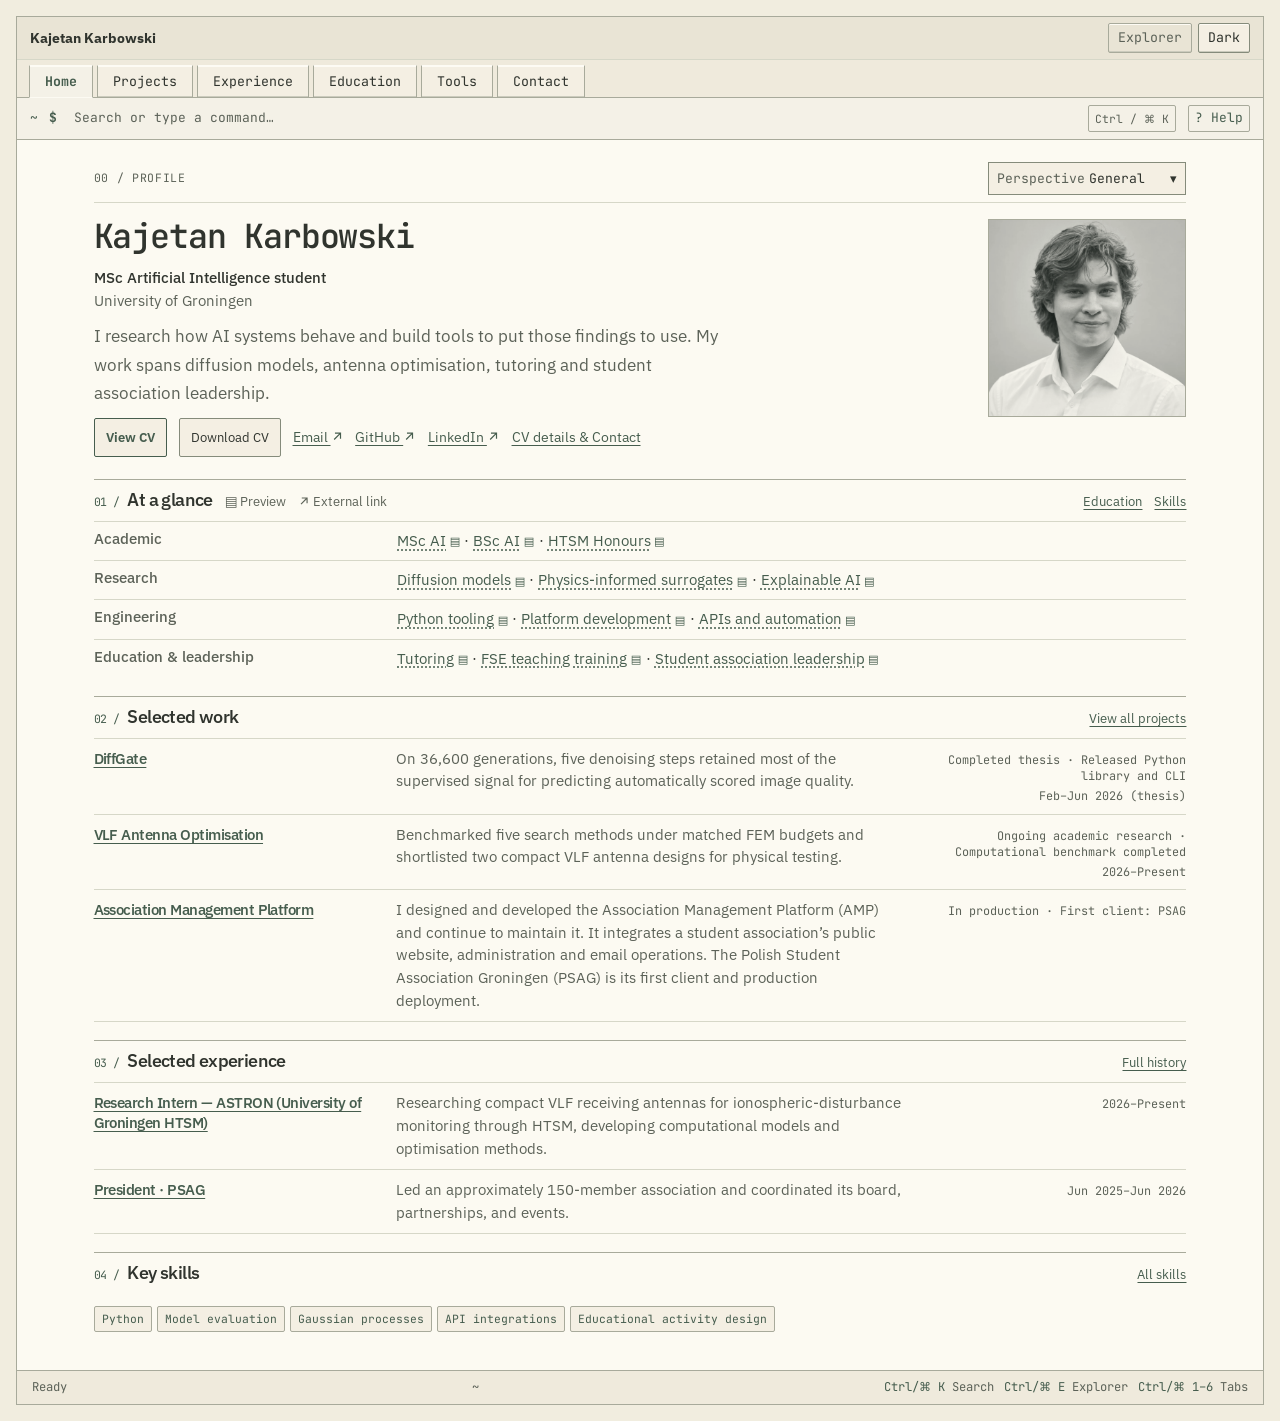
<file: index.html>
<!doctype html>
<html lang="en">
<head>
  <meta charset="utf-8">
  <meta name="viewport" content="width=device-width, initial-scale=1">
  <meta name="description" content="Kajetan Karbowski, MSc Artificial Intelligence student at the University of Groningen.">
  <title>Kajetan Karbowski</title>
  <link rel="icon" href="assets/favicon.svg" type="image/svg+xml">
  <link rel="stylesheet" href="portfolio.css?v=maintenance-1">
  <link rel="stylesheet" href="experiment.css?v=custom-perspectives-1">
  <script src="portfolio-content.js?v=maintenance-1" defer></script>
  <script src="portfolio.js?v=custom-perspectives-1" defer></script>
</head>
<body>
  <div class="portfolio" data-design="experimental" data-theme="light" data-cv-home>
    <a class="skip-link" href="#main">Skip to content</a>
    <div class="sheet dos-window">
      <header class="site-header">
        <div class="dos-banner">
          <a class="wordmark" href="./" data-page="home">Kajetan Karbowski</a>
          <div class="header-tools">
            <button type="button" class="command-key" id="outline-toggle" aria-label="Explorer" title="Explorer (Ctrl+E or Cmd+E)" aria-controls="outline" aria-expanded="false" aria-keyshortcuts="Control+E Meta+E">Explorer</button>
            <button type="button" id="theme-toggle" data-color="dark" aria-label="Use dark theme" hidden>Dark</button>
          </div>
        </div>
        <nav class="dos-tabs" aria-label="Primary">
          <a href="./" data-page="home" aria-current="page">Home</a>
          <a href="?section=projects" data-page="projects" aria-label="Projects">Projects</a>
          <a href="?section=experience" data-page="experience" aria-label="Experience"><span class="tab-full">Experience</span><span class="tab-short" aria-hidden="true">Exper.</span></a>
          <a href="?section=education" data-page="education" aria-label="Education"><span class="tab-full">Education</span><span class="tab-short" aria-hidden="true">Educ.</span></a>
          <a href="?section=tools" data-page="tools">Tools</a>
          <a href="?section=contact" data-page="contact">Contact</a>
        </nav>
        <div class="command-bar" id="command-bar">
          <form class="command-line" id="command-form" role="search">
            <span class="prompt" aria-hidden="true"><span id="prompt-path">~</span> <b>$</b></span>
            <div class="command-field">
              <input id="command-input" type="search" role="combobox" aria-label="Search tools, projects, skills, pages, or commands" aria-controls="command-results" aria-autocomplete="list" aria-expanded="false" aria-keyshortcuts="Control+K Meta+K" autocomplete="off" spellcheck="false" placeholder="Search or type a command…">
              <span id="command-feedback" class="command-feedback" aria-hidden="true" hidden></span>
            </div>
            <button type="button" class="command-key" id="search-toggle" aria-label="Toggle search" aria-controls="search-panel" aria-expanded="false" aria-keyshortcuts="Control+K Meta+K" hidden>Ctrl / ⌘ K</button>
            <button type="button" id="help-toggle" aria-label="Command help" aria-keyshortcuts="?" aria-controls="command-help" aria-expanded="false" hidden>? Help</button>
          </form>
          <div id="search-panel" class="search-panel" hidden>
            <div class="search-results" id="search-results">
              <p class="search-caption">Results</p>
              <ul id="command-results" role="listbox" aria-label="Search results"></ul>
              <p id="search-empty" hidden>No matches.</p>
            </div>
            <div class="search-preview" id="search-preview"></div>
            <div class="search-help" id="command-help" hidden>
              <h2>Command help</h2>
              <p>Type a name to search. Use ↑ ↓ to move, Enter to open, and Escape to close.</p>
              <dl>
                <dt>Navigate</dt><dd><code>cd tools</code>, <code>cd projects</code>, <code>cd experience</code>, <code>cd education</code>, <code>cd contact</code>. <code>cd skills</code> also opens Tools.</dd>
                <dt>Open an entry</dt><dd><code>open amp</code> for a project, <code>open tools/diffgate</code> for a tool.</dd>
                <dt>Change view</dt><dd><code>view ai-ml</code>, <code>view research</code>, <code>view software</code>, <code>view education</code>, <code>view general</code></dd>
                <dt>Filter projects</dt><dd><code>filter --tag python</code>, <code>filter --clear</code></dd>
                <dt>Shortcuts</dt><dd><kbd>Ctrl/⌘ K</kbd> toggles search, <kbd>Ctrl/⌘ E</kbd> toggles Explorer, and <kbd>?</kbd> toggles Help. Use <kbd>Ctrl/⌘ 1–6</kbd> for portfolio tabs, or <kbd>Ctrl+Shift+1–6</kbd> if the browser handles the first shortcut.</dd>
              </dl>
            </div>
            <div class="search-footer"><span id="search-count" aria-live="polite"></span><span>↑ ↓ Move · Enter Open · Esc Close</span></div>
          </div>
        </div>
      </header>

      <div class="dos-workspace">
        <aside class="outline" id="outline" hidden>
          <nav aria-label="Page outline">
            <p id="outline-path">~/</p>
            <ul id="outline-links"></ul>
          </nav>
          <div id="inspector-meta" hidden></div>
        </aside>
        <main class="dos-content" id="main" tabindex="-1">
          <nav class="return-links" aria-label="Return links" hidden>
            <a class="back-link" href="./" data-page="home"><span aria-hidden="true">←</span> Back to home</a>
            <a class="back-link" id="back-to-projects" href="?section=projects" data-page="projects" hidden>Back to projects</a>
          </nav>
          <div class="profile-toolbar">
            <span class="profile-label">00 / Profile</span>
            <div class="document-tools" hidden>
              <details id="perspective-menu">
                <summary><span class="perspective-label">Perspective</span> <span id="active-perspective">General</span> <span aria-hidden="true">▾</span></summary>
                <div role="group" aria-label="Perspective">
                  <button type="button" data-perspective="general" aria-pressed="true">General</button>
                  <button type="button" data-perspective="ai-ml" aria-pressed="false">AI &amp; ML</button>
                  <button type="button" data-perspective="research" aria-pressed="false">Research</button>
                  <button type="button" data-perspective="engineering" aria-pressed="false">Software</button>
                  <button type="button" data-perspective="teaching" aria-pressed="false">Education</button>
                </div>
              </details>
            </div>
          </div>
          <header class="hero" data-home>
            <div class="hero-copy">
              <div class="heading-row">
                <h1 id="cv-profile" tabindex="-1">Kajetan Karbowski</h1>
              </div>
              <div class="profile-visual">
                <picture class="portrait profile-portrait" id="portrait">
                  <source srcset="assets/profile_portrait_web.webp" type="image/webp">
                  <img src="assets/profile_portrait_web.jpg" width="1122" height="1402" alt="Kajetan Karbowski">
                </picture>
              </div>
              <div class="dossier-profile">
                <p class="dossier-degree">MSc Artificial Intelligence student <span>University of Groningen</span></p>
              </div>
              <p class="intro">I research how AI systems behave and build tools to put those findings to use. My work spans diffusion models, antenna optimisation, tutoring and student association leadership.</p>
              <nav id="cv-actions" aria-label="CV and professional links" hidden></nav>
            </div>
          </header>

          <section id="cv-glance" class="cv-section" aria-labelledby="cv-glance-title" data-outline="At a glance">
            <header class="cv-section-heading">
              <h2 id="cv-glance-title"><span class="section-number" aria-hidden="true">01 /</span> At a glance</h2>
              <p id="cv-preview-hint" class="cv-preview-hint" hidden><span><span aria-hidden="true">▤</span> Preview</span><span><svg class="external-icon" viewBox="0 0 16 16" aria-hidden="true" focusable="false"><path d="M4 12 12 4M5 4h7v7"/></svg> External<span class="glance-full"> link</span></span></p>
              <nav aria-label="Academic and skills details">
                <a href="?section=education" data-page="education" aria-label="Education"><span class="glance-full">Education</span><span class="glance-short" aria-hidden="true">Edu.</span></a>
                <a href="?section=tools#technical-skills" data-page="tools" data-anchor="technical-skills">Skills</a>
              </nav>
            </header>
            <dl class="cv-facts">
              <div><dt>Academic</dt><dd><span data-cv-source="education:msc-ai">MSc AI</span> · <span data-cv-source="education:bsc-ai">BSc AI</span> · <span data-cv-source="education:htsm">HTSM Honours</span></dd></div>
              <div><dt>Research</dt><dd><span data-cv-source="project:diffgate">Diffusion models</span> · <span data-cv-source="project:vlf-antenna">Physics-informed surrogates</span> · <span data-cv-source="project:xai-face-clustering">Explainable AI</span></dd></div>
              <div><dt>Engineering</dt><dd><span data-cv-source="project:diffgate">Python tooling</span> · <span data-cv-source="project:amp">Platform development</span> · <span data-cv-source="project:ai-intake-automation">APIs and automation</span></dd></div>
              <div><dt>Education &amp; leadership</dt><dd><span data-cv-source="experience:private-tutoring">Tutoring</span> · <span data-cv-source="education:ta-training">FSE teaching training</span> · <span data-cv-source="experience:psag-president">Student association leadership</span></dd></div>
            </dl>
          </section>

          <div class="filters" id="filters" hidden>
            <span>Filter</span>
            <button type="button" id="clear-filter">Clear filter</button>
            <span id="filter-count"></span>
          </div>
          <div id="section-content"></div>
          <div id="cv-preview" popover hidden role="region" aria-labelledby="cv-preview-title"></div>
        </main>
      </div>

      <footer class="dos-status">
        <span id="status" role="status" aria-live="polite" aria-atomic="true">Ready</span>
        <span id="status-path" aria-hidden="true">~</span>
        <span class="status-shortcuts"><span><kbd>Ctrl/⌘ K</kbd> Search</span><span id="explorer-shortcut" hidden><kbd>Ctrl/⌘ E</kbd> Explorer</span><span><kbd>Ctrl/⌘ 1–6</kbd> Tabs</span></span>
      </footer>
    </div>

  </div>
</body>
</html>
</file>
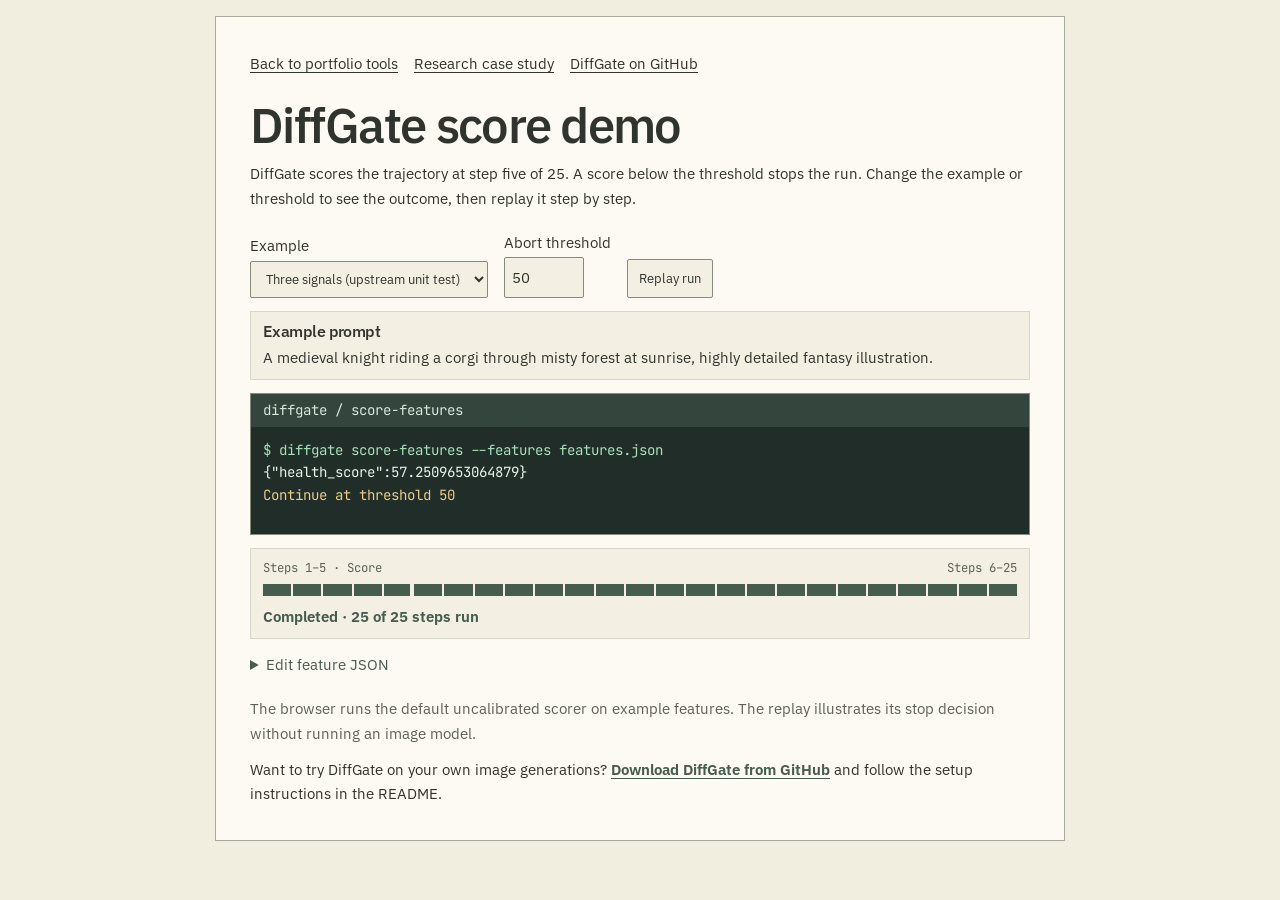
<file: tools/diffgate/index.html>
<!doctype html>
<html lang="en">
<head>
  <meta charset="utf-8">
  <meta name="viewport" content="width=device-width, initial-scale=1">
  <meta name="description" content="Score early diffusion trajectory features with DiffGate’s default training-free rule.">
  <title>DiffGate Score Demo · Kajetan Karbowski</title>
  <link rel="icon" href="../../assets/favicon.svg" type="image/svg+xml">
  <link rel="stylesheet" href="../../portfolio.css?v=maintenance-1">
  <link rel="stylesheet" href="../../experiment.css?v=maintenance-1">
  <link rel="stylesheet" href="demo.css?v=prompt-outcome">
  <script type="module" src="demo.mjs?v=custom-perspectives-1"></script>
</head>
<body>
  <div class="portfolio" data-design="experimental" data-theme="light">
    <main class="demo dos-window">
      <nav class="demo-nav" aria-label="DiffGate links">
        <a href="../../?section=tools#tool-diffgate" data-return>Back to portfolio tools</a>
        <a href="../../?section=projects&amp;project=diffgate" data-return>Research case study</a>
        <a href="https://github.com/karbolak/DiffGate">DiffGate on GitHub</a>
      </nav>
      <h1>DiffGate score demo</h1>
      <p>DiffGate scores the trajectory at step five of 25. A score below the threshold stops the run. Change the example or threshold to see the outcome, then replay it step by step.</p>
      <form id="scoring">
        <div class="scoring-controls">
          <label for="example">Example
            <select id="example" disabled></select>
          </label>
          <label for="threshold">Abort threshold
            <input id="threshold" type="number" min="0" max="100" value="50" step="any" required>
          </label>
          <button type="submit" disabled>Replay run</button>
        </div>
        <section class="demo-prompt" aria-labelledby="example-prompt-heading">
          <h2 id="example-prompt-heading">Example prompt</h2>
          <p>A medieval knight riding a corgi through misty forest at sunrise, highly detailed fantasy illustration.</p>
        </section>
        <div id="terminal" class="demo-terminal" role="group" aria-label="DiffGate CLI walkthrough">
          <p class="terminal-bar">diffgate / score-features</p>
          <div class="terminal-body">
            <code id="terminal-command" aria-hidden="true">$ diffgate score-features --features features.json</code>
            <output id="result" for="features threshold" aria-live="polite"><span id="cli-output"></span><span id="terminal-decision"></span></output>
          </div>
        </div>
        <div class="demo-steps">
          <div class="step-labels" aria-hidden="true"><span>Steps 1–5 · Score</span><span>Steps 6–25</span></div>
          <div id="step-strip" aria-hidden="true"></div>
          <p id="step-summary"></p>
        </div>
        <section id="replay-outcome" class="demo-outcome" aria-label="Replay outcome" hidden>
          <div id="replay-abort" hidden>
            <h2>Aborted at step 5</h2>
            <p>The score fell below the quality threshold. Try another example or lower the threshold.</p>
          </div>
          <figure id="replay-image" hidden>
            <h2>Run completed</h2>
            <img src="../../assets/research/diffgate/knight-and-corgi.webp" width="760" height="760" loading="lazy" alt="An armoured knight rides a corgi through a misty forest in warm sunrise light.">
            <figcaption>Illustrative output from the BSc thesis defence slides.</figcaption>
          </figure>
        </section>
        <details id="feature-editor">
          <summary>Edit feature JSON</summary>
          <label for="features">Prefix features (JSON)</label>
          <textarea id="features" rows="7" maxlength="16000" spellcheck="false"></textarea>
        </details>
      </form>
      <p class="demo-note">The browser runs the default uncalibrated scorer on example features. The replay illustrates its stop decision without running an image model.</p>
      <p class="demo-next">Want to try DiffGate on your own image generations? <a href="https://github.com/karbolak/DiffGate">Download DiffGate from GitHub</a> and follow the setup instructions in the README.</p>
    </main>
  </div>
</body>
</html>
</file>
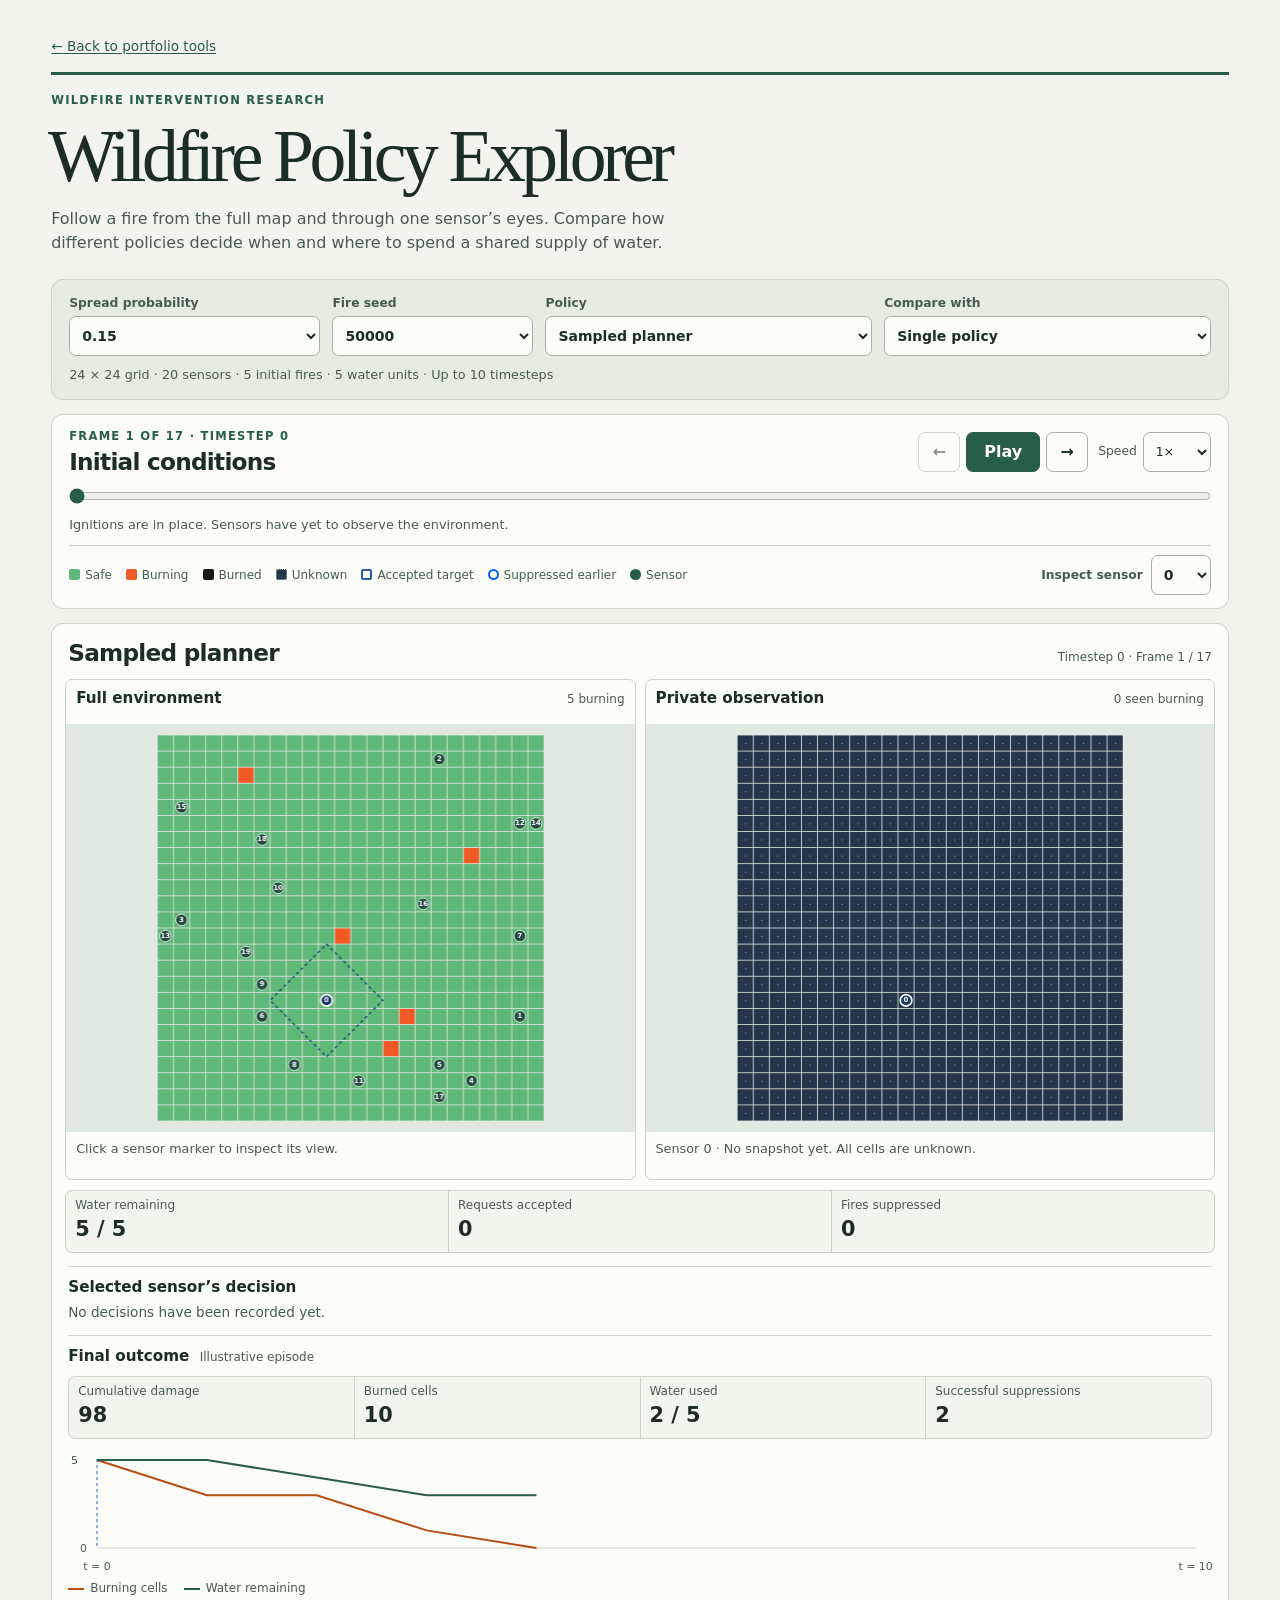
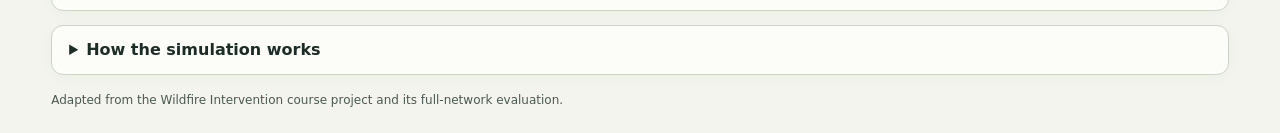
<file: tools/wildfire/index.html>
<!doctype html>
<html lang="en">
<head>
  <meta charset="utf-8">
  <meta name="viewport" content="width=device-width, initial-scale=1">
  <meta name="description" content="Explore saved wildfire simulations and compare how policies act on partial observations with a shared water budget.">
  <title>Wildfire Policy Explorer</title>
  <link rel="icon" href="data:,">
  <link rel="stylesheet" href="./viewer.css">
  <script src="./viewer.js?v=custom-perspectives-1" defer></script>
</head>
<body>
<main class="shell">
  <nav class="portfolio-return" aria-label="Portfolio">
    <a id="portfolio-return" href="../../?section=tools#tool-wildfire"><span aria-hidden="true">←</span> Back to portfolio tools</a>
  </nav>
  <header class="header">
    <p class="eyebrow">Wildfire intervention research</p>
    <h1>Wildfire Policy Explorer</h1>
    <p class="subtitle">Follow a fire from the full map and through one sensor’s eyes. Compare how different policies decide when and where to spend a shared supply of water.</p>
  </header>

  <section class="configuration card" aria-label="Episode selection">
    <div class="primary-controls">
      <label>Spread probability<select id="scenario" disabled></select></label>
      <label>Fire seed<select id="seed" disabled></select></label>
      <label>Policy<select id="policy" disabled></select></label>
      <label>Compare with<select id="compare" disabled><option value="">Single policy</option></select></label>
    </div>
    <p id="scenario-details" class="map-note" hidden></p>
    <p id="status" class="map-note" role="status">Loading the replay catalogue…</p>
    <p id="error" class="error" role="alert" hidden></p>
  </section>

  <noscript><p class="error">Enable JavaScript to inspect the saved replays.</p></noscript>

  <section id="replay" class="replay card" aria-label="Replay controls and map legend" hidden>
    <div class="replay-top">
      <div>
        <p id="clock" class="eyebrow"></p>
        <h2 id="phase-title"></h2>
      </div>
      <div class="playback">
        <button id="previous" type="button" aria-label="Previous frame">←</button>
        <button id="play" type="button" class="primary">Play</button>
        <button id="next" type="button" aria-label="Next frame">→</button>
        <label class="speed-label">Speed
          <select id="speed"><option value="1200">0.5×</option><option value="600" selected>1×</option><option value="300">2×</option><option value="240">2.5×</option></select>
        </label>
      </div>
    </div>
    <label class="sr-only" for="timeline">Replay frame</label>
    <input id="timeline" type="range" min="0" max="0" value="0" aria-describedby="clock">
    <p id="phase-description" class="phase-description"></p>
    <div class="replay-bottom">
      <div class="legend" aria-label="Map legend">
        <span><i class="safe"></i>Safe</span>
        <span><i class="fire"></i>Burning</span>
        <span><i class="burned"></i>Burned</span>
        <span><i class="unknown"></i>Unknown</span>
        <span><i class="target"></i>Accepted target</span>
        <span><i class="suppressed"></i>Suppressed earlier</span>
        <span><i class="sensor"></i>Sensor</span>
      </div>
      <label class="sensor-select">Inspect sensor<select id="sensor"></select></label>
    </div>
  </section>

  <div id="episodes" class="episodes" aria-label="Policy replays"></div>

  <template id="episode-template">
    <article class="episode card">
      <div class="episode-heading">
        <h2 class="policy-title"></h2>
        <p class="position"></p>
      </div>
      <div class="workspace">
        <section class="map-card">
          <div class="card-heading"><h3>Full environment</h3><span class="map-count burning"></span></div>
          <canvas class="world" role="img"></canvas>
          <p class="map-note">Click a sensor marker to inspect its view.</p>
        </section>
        <section class="map-card">
          <div class="card-heading"><h3>Private observation</h3><span class="map-count known"></span></div>
          <canvas class="private" role="img"></canvas>
          <p class="map-note observation"></p>
        </section>
      </div>
      <dl class="stats">
        <div><dt>Water remaining</dt><dd class="water"></dd></div>
        <div><dt>Requests accepted</dt><dd class="targets"></dd></div>
        <div><dt>Fires suppressed</dt><dd class="suppressed-now"></dd></div>
      </dl>
      <section class="decision">
        <h3>Selected sensor’s decision</h3>
        <p class="decision-text"></p>
        <details class="requests"><summary>All recorded decisions</summary>
          <div class="table-wrap" tabindex="0" role="region" aria-label="Recorded sensor decisions">
            <table>
              <thead><tr><th scope="col">Sensor</th><th scope="col">Action</th><th scope="col">Target (x, y)</th><th scope="col">Accepted</th></tr></thead>
              <tbody></tbody>
            </table>
          </div>
        </details>
      </section>
      <section class="outcome">
        <h3>Final outcome <span>Illustrative episode</span></h3>
        <dl class="stats final-stats">
          <div><dt>Cumulative damage</dt><dd class="damage"></dd></div>
          <div><dt>Burned cells</dt><dd class="burned-final"></dd></div>
          <div><dt>Water used</dt><dd class="water-used"></dd></div>
          <div><dt>Successful suppressions</dt><dd class="successes"></dd></div>
        </dl>
        <div class="chart-card">
          <svg class="chart" role="img" aria-label="Burning cells and remaining water over completed simulation timesteps"></svg>
          <p class="chart-key"><span class="fire-line">Burning cells</span><span class="budget-line">Water remaining</span></p>
        </div>
      </section>
    </article>
  </template>

  <details class="method card">
    <summary>How the simulation works</summary>
    <div>
      <p><strong>Decide now or save water for later.</strong> Wildfire containment is a sequence of decisions. An intervention now can slow future spread, but each accepted request spends a unit from the episode’s shared water budget. Sensors decide independently without messages. The simulator accepts unique targets in sensor ID order until the water runs out. An accepted request costs water even if its target is safe or the suppression fails.</p>
      <p><strong>Each sensor sees only part of the map.</strong> The full map shows the simulator’s actual state. A private map shows the last recorded observation for the selected sensor. Dotted cells are unknown to that sensor. The first decision happens before any observation. Later decisions use a local fire signal, whether water remains, and, where the policy uses memory, the sensor’s own past actions and signals.</p>
      <p><strong>Compare policies under the same conditions.</strong> A matching seed starts both policies with the same ignitions and uses the same simulator seed schedule. Interventions can change how fire unfolds. The reactive policy targets the nearest observed fire when water is available. Local greedy ranks visible fires by nearby safe and unknown cells. The GRU is a recurrent policy loaded from saved replicate 0. The sampled planner adapts ideas from oSarsaSeq using Monte Carlo rollouts. It omits the original method’s exact backups and optimality guarantees. At spread 0.15 and 0.30, the saved planner retained its reactive initialization. <a href="https://doi.org/10.1609/aaai.v39i22.34494">Peralez et al., AAAI 2025</a></p>
      <p><strong>Episode outcomes are examples.</strong> The wider evaluation used 100 held-out seeds per spread setting and three trained GRU replicates. This explorer shows three of those seeds and one GRU replicate. Cumulative damage adds burning and burned cells after each step through the configured horizon. If the fire ends early, the final damage count carries forward for the remaining steps.</p>
      <p><strong>Model limits.</strong> Fire spreads stochastically to four adjacent cells. Surviving fires spread once and then burn out. The grid omits wind, weather, terrain, fuel variation and constraints on deploying real firefighting resources. The episodes illustrate the study’s control problem and provide no validation for field operations.</p>
    </div>
  </details>
  <footer>Adapted from the Wildfire Intervention course project and its full-network evaluation.</footer>
</main>
</body>
</html>
</file>
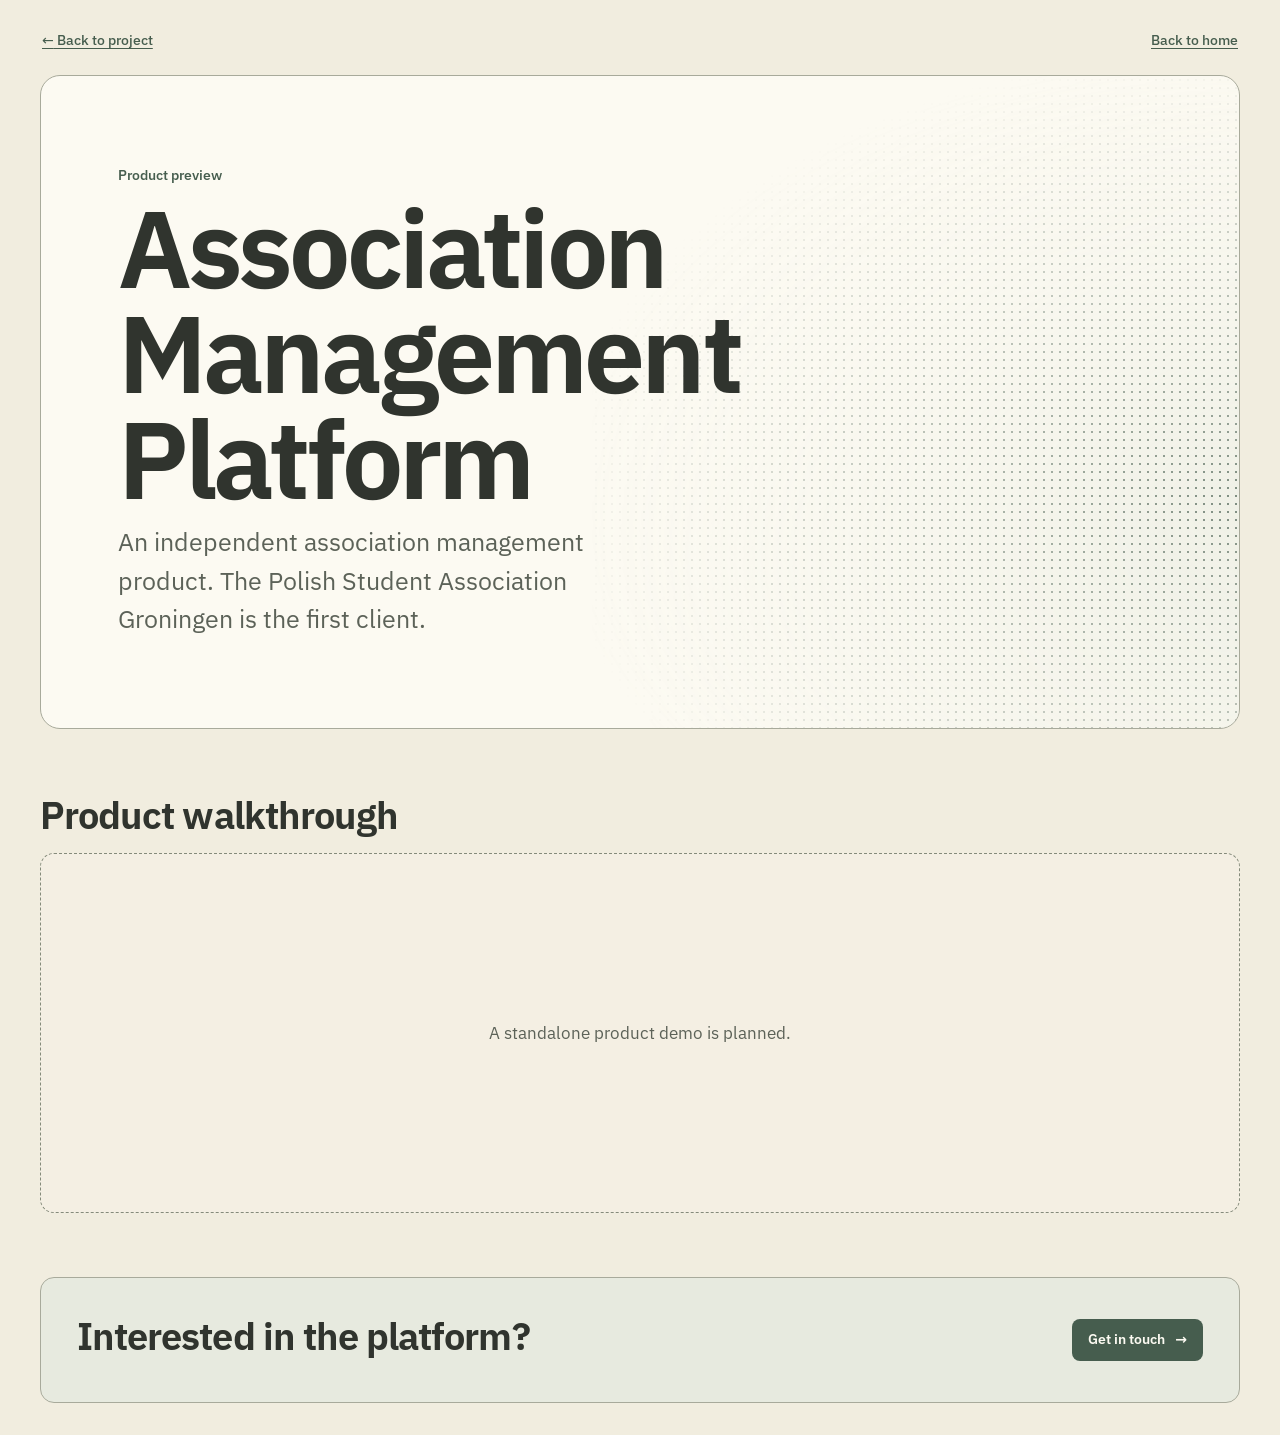
<file: amp-demo.html>
<!doctype html>
<html lang="en">
<head>
  <meta charset="utf-8">
  <meta name="viewport" content="width=device-width, initial-scale=1">
  <meta name="description" content="Preview page for the Association Management Platform.">
  <title>Association Management Platform Preview · Kajetan Karbowski</title>
  <link rel="icon" href="assets/favicon.svg" type="image/svg+xml">
  <link rel="stylesheet" href="portfolio.css?v=maintenance-1">
  <link rel="stylesheet" href="experiment.css?v=maintenance-1">
  <style>
    .demo-shell { width: min(100%, 1200px); margin-inline: auto; }
    .demo-nav {
      display: flex;
      flex-wrap: wrap;
      justify-content: space-between;
      gap: 6px 20px;
      padding: 8px 2px 18px;
      color: var(--accent);
      font: 500 .88rem/1.5 var(--prose);
    }
    .demo-nav a { padding-block: 6px; }
    [data-theme="dark"] .demo-nav { color: #fff; }
    .demo-hero, .demo-walkthrough, .demo-contact {
      font: 400 1.05rem/1.55 var(--prose);
    }
    .demo-hero {
      position: relative;
      isolation: isolate;
      overflow: hidden;
      padding: clamp(30px, 7vw, 108px) clamp(23px, 6vw, 88px);
      border: 1px solid var(--line);
      border-radius: 20px;
      background: var(--panel);
    }
    .demo-hero::before {
      content: '';
      position: absolute;
      z-index: -1;
      inset: 0 0 0 46%;
      background:
        radial-gradient(circle, var(--accent) .7px, transparent 1.2px) 0 0 / 8px 8px,
        linear-gradient(130deg, transparent, var(--accent-wash));
      mask-image: radial-gradient(ellipse at 100% 65%, black, transparent 75%);
      opacity: .7;
    }
    .demo-shell .demo-hero h1 {
      margin-block: 10px 12px;
      font-family: var(--prose);
      font-weight: 650;
      font-size: clamp(2.8rem, 8.5vw, 7.1rem);
      line-height: .97;
    }
    .demo-type { color: var(--accent); font: 550 .85rem/1.4 var(--prose); }
    .demo-hero .demo-lead { max-width: 36ch; font-size: clamp(1.1rem, 2.2vw, 1.55rem); color: var(--muted); }
    .demo-cta {
      display: inline-flex;
      gap: 10px;
      align-items: center;
      padding: 11px 16px;
      border-radius: 8px;
      background: var(--accent);
      color: var(--panel);
      font: 600 .88rem/1.4 var(--prose);
      text-decoration: none;
    }
    .demo-cta:hover { text-decoration: underline; }
    .demo-hero .demo-cta { margin-top: 24px; }
    .demo-walkthrough { padding: clamp(24px, 5vw, 66px) 0; scroll-margin-top: 20px; }
    .demo-shell :is(.demo-walkthrough, .demo-contact) h2 {
      margin-bottom: 8px;
      font: 650 clamp(1.45rem, 3vw, 2.35rem)/1.15 var(--prose);
      letter-spacing: -.025em;
    }
    .demo-stage {
      display: grid;
      place-items: center;
      min-height: clamp(160px, 36vw, 360px);
      margin-top: 17px;
      padding: 24px;
      border: 1px dashed var(--control-line);
      border-radius: 14px;
      background: var(--raised);
      color: var(--muted);
      text-align: center;
    }
    .demo-contact {
      display: flex;
      flex-wrap: wrap;
      justify-content: space-between;
      align-items: center;
      gap: 10px 20px;
      margin-bottom: 16px;
      padding: clamp(18px, 3.5vw, 36px);
      border: 1px solid var(--line);
      border-radius: 14px;
      background: var(--accent-wash);
    }
    .demo-contact h2 { margin: 0; }
  </style>
</head>
<body>
  <div class="portfolio" data-design="experimental" data-theme="light">
    <div class="demo-shell">
      <nav class="demo-nav" aria-label="Return links">
        <a href="./?section=projects&amp;project=amp" data-portfolio-link><span aria-hidden="true">←</span> Back to project</a>
        <a href="./" data-portfolio-link>Back to home</a>
      </nav>
      <main>
        <header class="demo-hero">
          <p class="demo-type">Product preview</p>
          <h1>Association Management Platform</h1>
          <p class="demo-lead">An independent association management product. The Polish Student Association Groningen is the first client.</p>
        </header>
        <section class="demo-walkthrough" id="walkthrough" aria-labelledby="walkthrough-title">
          <h2 id="walkthrough-title">Product walkthrough</h2>
          <div class="demo-stage"><p>A standalone product demo is planned.</p></div>
        </section>
        <section class="demo-contact" aria-labelledby="demo-contact-title">
          <h2 id="demo-contact-title">Interested in the platform?</h2>
          <a class="demo-cta" href="./?section=contact" data-portfolio-link>Get in touch <span aria-hidden="true">→</span></a>
        </section>
      </main>
    </div>
  </div>
  <script>
    const preferences = new URLSearchParams(location.search);
    if (preferences.get('theme') === 'dark') document.querySelector('.portfolio').dataset.theme = 'dark';
    for (const link of document.querySelectorAll('[data-portfolio-link]')) {
      const destination = new URL(link.href);
      for (const key of ['role', 'theme', 'photo']) {
        if (preferences.has(key)) destination.searchParams.set(key, preferences.get(key));
      }
      link.href = destination;
    }
  </script>
</body>
</html>
</file>
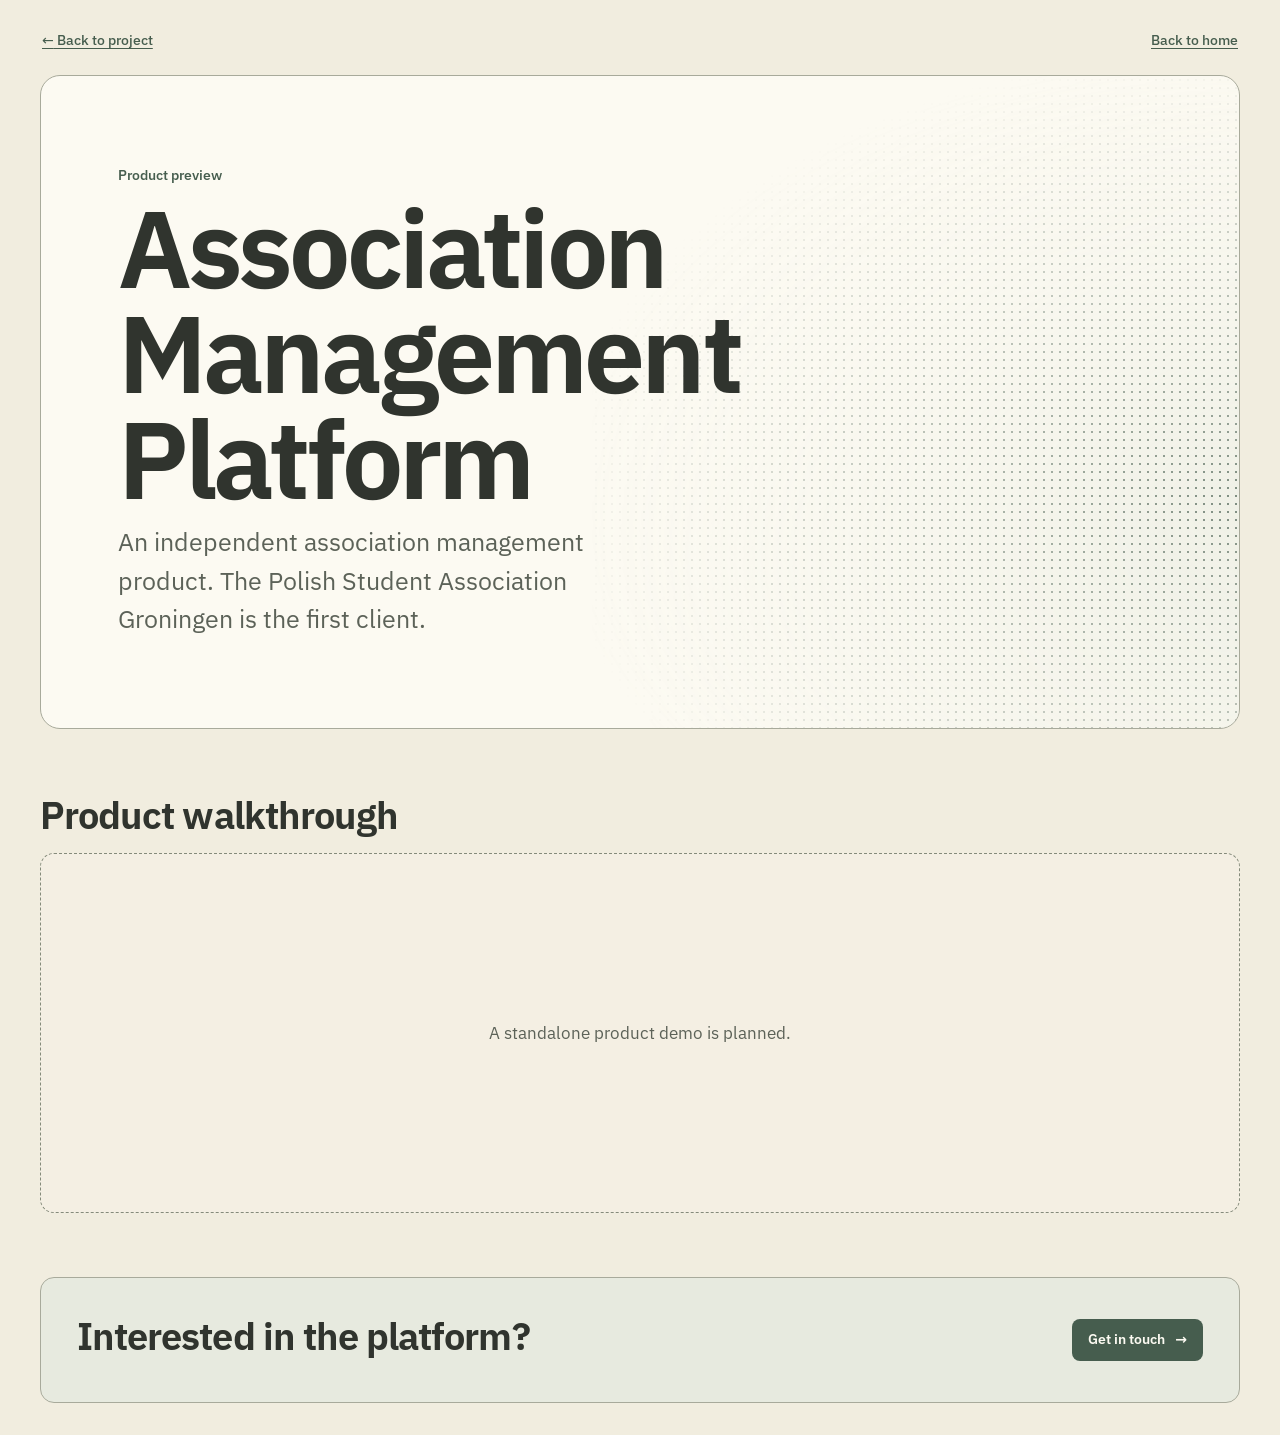
<file: psag-demo.html>
<!doctype html>
<html lang="en">
<head>
  <meta charset="utf-8">
  <meta name="viewport" content="width=device-width, initial-scale=1">
  <link rel="icon" href="assets/favicon.svg" type="image/svg+xml">
  <title>Association Management Platform Preview</title>
  <script>location.replace('./amp-demo.html' + location.search + location.hash);</script>
</head>
<body>
  <p>The preview moved to the <a href="./amp-demo.html">Association Management Platform preview</a>.</p>
</body>
</html>
</file>
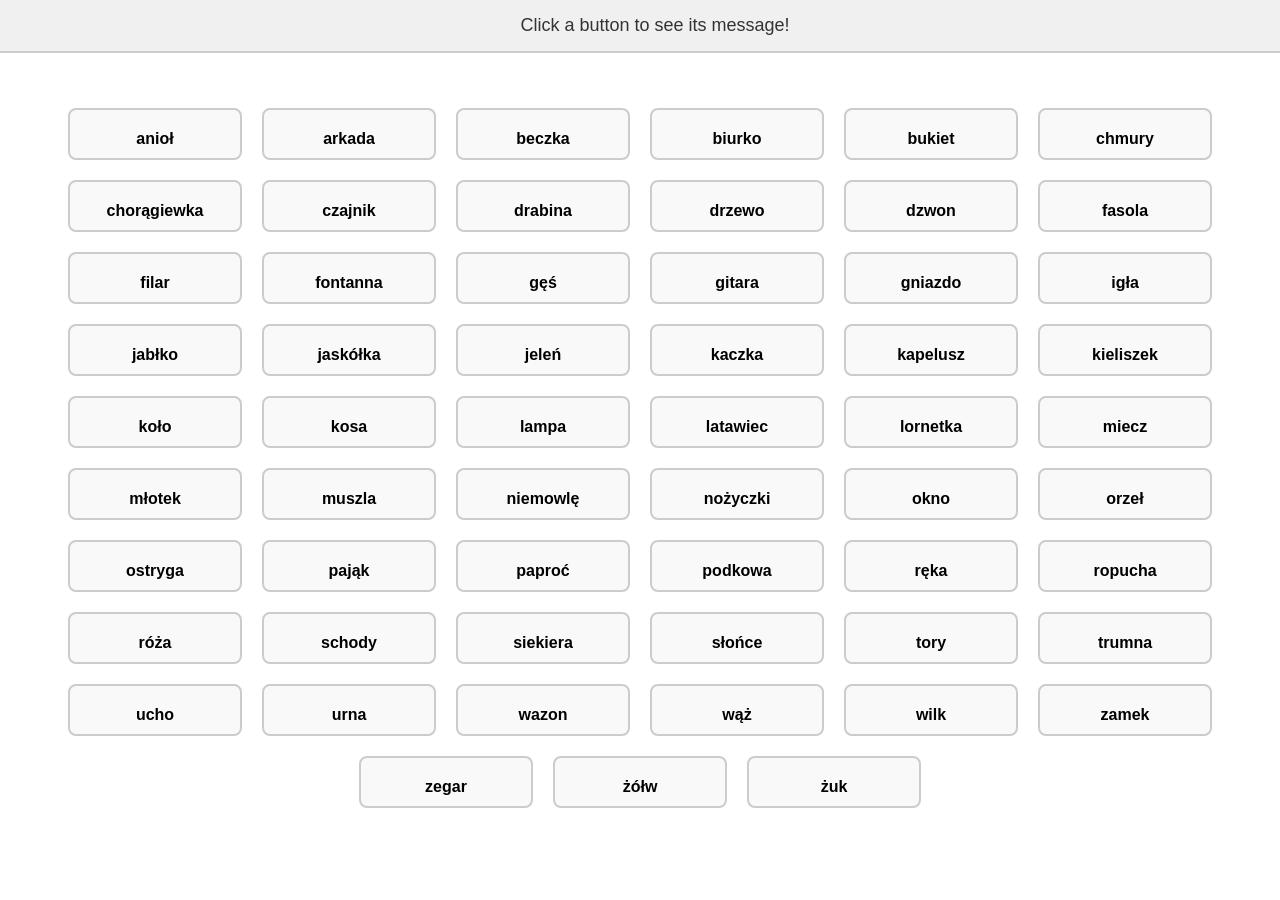
<file: szkana_kula.html>
<!DOCTYPE html>
<html lang="pl">
<head>
    <meta charset="UTF-8">
    <meta name="viewport" content="width=device-width, initial-scale=1.0">
    <title>Clickable Buttons</title>
    <style>
        body {
            font-family: Arial, sans-serif;
            padding: 20px;
            text-align: center;
        }
        .message {
            position: fixed;
            top: 0;
            left: 0;
            width: 100%;
            padding: 15px;
            background-color: #f0f0f0;
            border-bottom: 2px solid #ccc;
            font-size: 18px;
            color: #333;
            z-index: 1000;
            text-align: center;
        }
        .button-container {
            margin-top: 80px; /* To avoid overlap with the fixed message */
            display: flex;
            flex-wrap: wrap;
            gap: 20px;
            justify-content: center;
        }
        .button {
            display: flex;
            flex-direction: column;
            align-items: center;
            border: 2px solid #ccc;
            border-radius: 8px;
            padding: 10px;
            width: 150px;
            cursor: pointer;
            transition: 0.3s ease-in-out;
            background-color: #f9f9f9;
        }
        .button:hover {
            background-color: #f0f0f0;
        }
        .button img {
            width: 100%;
            height: auto;
            border-radius: 8px;
        }
        .button-title {
            margin-top: 10px;
            font-weight: bold;
        }
    </style>
</head>
<body>
    <div id="message" class="message">Click a button to see its message!</div>
    <div class="button-container">
        <!-- Buttons will be generated dynamically -->
    </div>

    <script>
        const data = {
            "anioł": "zwiastun dobrych wieści",
            "arkada": "ten znak może mieć dwojakie znaczenie: niebawem odbędziesz daleką podróż lub staniesz na ślubnym kobiercu",
            "beczka": "beczka śmiechu, beczka piwa... ten symbol można rozumieć różnie, ale zawsze wróży dobrą zabawę",
            "biurko": "niebawem otrzymasz wiadomość, której treść z pewnością cię ucieszy",
            "bukiet": "przepowiada szczęście w miłości",
            "chmury": "to niezbyt pomyślna wróżba: oznacza, że w twoim życiu pojawią się poważne problemy",
            "chorągiewka": "bardzo dosłowny znak, symbolizuje niezdecydowanie",
            "czajnik": "spodziewaj się problemów ze zdrowiem, na szczęście szybko wrócisz do pełni sił",
            "drabina": "możesz się cieszyć, bo wkrótce otrzymasz zasłużony awans",
            "drzewo": "w twoim życiu zajdzie wiele dobrych zmian",
            "dzwon": "niebawem otrzymasz wiadomość, której się nie spodziewasz",
            "fasola": "to niepomyślny symbol, oznacza życie w ubóstwie",
            "filar": "obok ciebie jest osoba, na którą możesz liczyć w każdej sytuacji",
            "fontanna": "czeka cię jeszcze wiele szczęśliwych chwil",
            "gęś": "niebawem do twoich drzwi zapukają niespodziewani goście",
            "gitara": "odnajdziesz szczęście w miłości",
            "gniazdo": "w twoim domu zapanuje zgoda, która przełoży się na szczęśliwe życie rodzinne",
            "igła": "w swoim otoczeniu wzbudzasz podziw i jesteś autorytetem dla wielu osób",
            "jabłko": "symbolizuje najlepszy czas na podejmowanie przedsięwzięć, każde z nich zakończy się dużym powodzeniem",
            "jaskółka": "niebawem staniesz przed koniecznością odbycia niespodziewanej podróży",
            "jeleń": "wkrótce odbędziesz burzliwą dyskusję z bliską ci osobą",
            "kaczka": "to bardzo dobry znak, przepowiada spory przypływ gotówki",
            "kapelusz": "w twoim życiu zawodowym zajdą istotne zmiany, najprawdopodobniej niebawem zmienisz pracę",
            "kieliszek": "do tej pory zagrażało ci niebezpieczeństwo, ale teraz wreszcie możesz cieszyć się spokojem",
            "koło": "twoja ciężka praca przyniesie ci zasłużony sukces",
            "kosa": "obok ciebie czyha niebezpieczeństwo",
            "lampa": "zbyt wiele czasu poświęcasz zajęciom, którym nie towarzyszy żadna wartość",
            "latawiec": "spodziewaj się spełnienia najskrytszych marzeń",
            "lornetka": "pokłócisz się z najbliższym przyjacielem, a wasze drogi rozejdą się na zawsze",
            "miecz": "także ten symbol przepowiada kłótnie, w efekcie których doznasz wielu rozczarowań",
            "młotek": "na twojej drodze jest wiele przeszkód, ale uda ci się pokonać każdą z nich",
            "muszla": "powinnaś spodziewać się pomyślnej nowiny",
            "niemowlę": "to będzie dość trudny czas, spodziewaj się serii drobnych kłopotów",
            "nożyczki": "powinnaś spodziewać się problemów i kłótni w domu",
            "okno": "twój bliski przyjaciel wyciągnie w twoim kierunku pomocną dłoń",
            "orzeł": "twoje życie zmieni się na lepsze",
            "ostryga": "to symbol o dwóch znaczeniach: możesz spodziewać się poprawy w sferze finansowej lub niebawem zacznie interesować się tobą przystojny mężczyzna",
            "pająk": "ten symbol zwiastuje niespodziewany przypływ gotówki",
            "paproć": "lepiej przyjrzyj się osobie, z którą spędzasz życie, najprawdopodobniej jesteś zdradzana",
            "podkowa": "ten znak przepowiada pomyślność",
            "ręka": "to symbol mocnej, nierozerwalnej przyjaźni",
            "ropucha": "ktoś będzie obdarzał cię pochlebstwami, ale tylko po to, by osiągnąć swój cel",
            "róża": "nie będzie narzekać na brak popularności i zainteresowania",
            "schody": "twoja sytuacja życiowa ulegnie wyraźnej poprawie",
            "siekiera": "czekają na ciebie spore trudności, ale wszystkie uda ci się przezwyciężyć",
            "słońce": "ten znak symbolizuje nieskończone szczęście i życiowe powodzenie",
            "tory": "czeka cię długa podróż",
            "trumna": "spodziewaj się złej wiadomości",
            "ucho": "wkrótce otrzymasz niespodziewane wieści",
            "urna": "będziesz wieść bogate i szczęśliwe życie",
            "wazon": "obok ciebie jest ktoś, kto potrzebuje twojej pomocy",
            "wąż": "w pobliżu czyha na ciebie przebiegły wróg",
            "wilk": "wystrzegaj się zazdrości, to uczucie wpędzi cię w niemałe kłopoty",
            "zamek": "ten znak określa cię jako osobę interesowną, która nawiązuje relacje z ludźmi przede wszystkim z myślą o własnych korzyściach",
            "zegar": "to właściwy moment żeby zatroszczyć się o przyszłość",
            "żółw": "musisz przygotować się na sporą dawkę krytyki",
            "żuk": "przed tobą trudne przedsięwzięcie, ale nie zniechęcaj się, bo nagrodą za trud będzie duży zysk"
        };

        const container = document.querySelector('.button-container');
        const messageDiv = document.getElementById('message');

        function generateButtons() {
            for (const [title, message] of Object.entries(data)) {
                const button = document.createElement('div');
                button.classList.add('button');
                button.innerHTML = `
                    <div class="button-title">${title}</div>
                `;
                button.addEventListener('click', () => {
                    showMessage(message);
                });
                container.appendChild(button);
            }
        }

        function showMessage(message) {
            messageDiv.textContent = message;
        }

        generateButtons();
    </script>
</body>
</html>
</file>
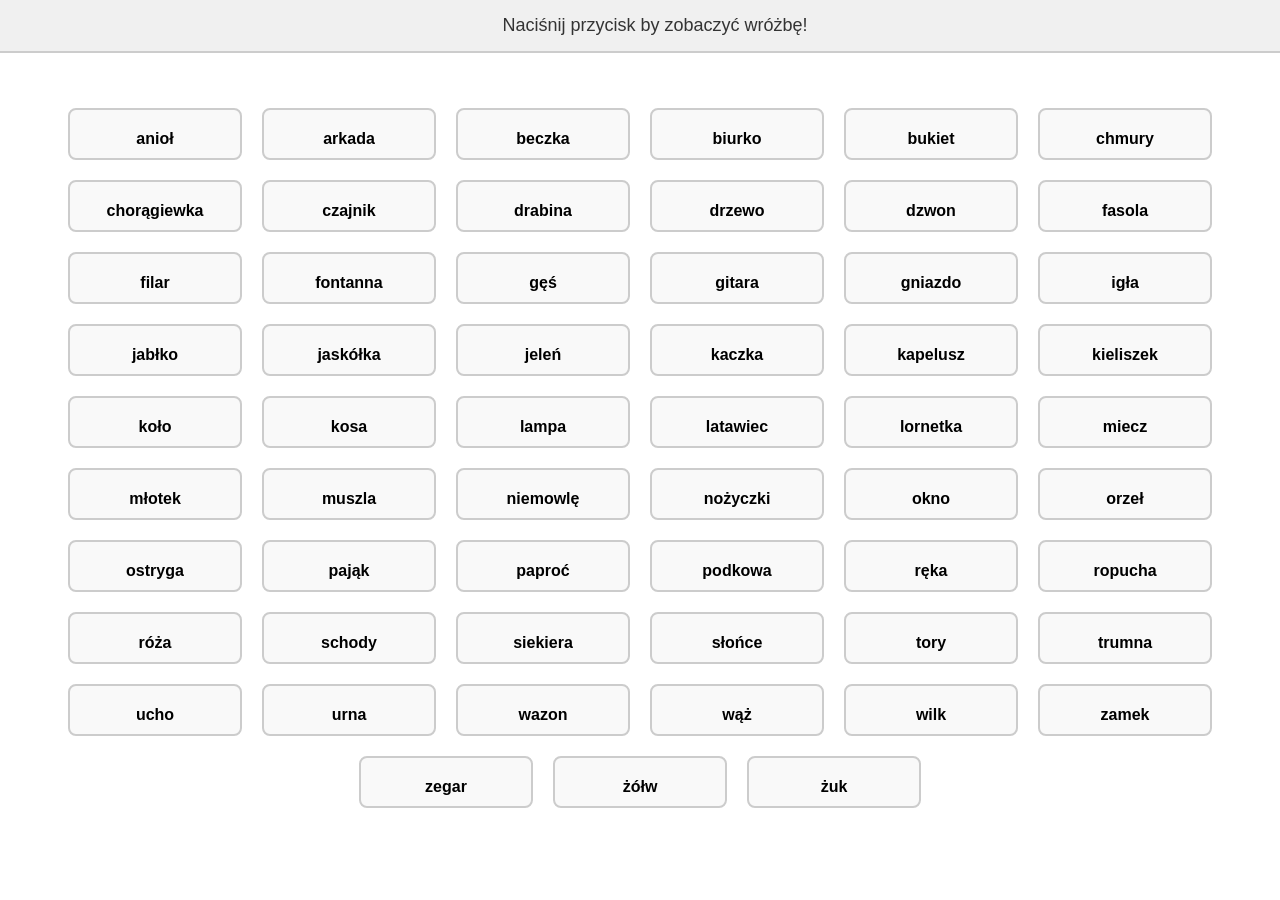
<file: szklana_kula.html>
<!DOCTYPE html>
<html lang="pl">
<head>
    <meta charset="UTF-8">
    <meta name="viewport" content="width=device-width, initial-scale=1.0">
    <title>Clickable Buttons</title>
    <style>
        body {
            font-family: Arial, sans-serif;
            padding: 20px;
            text-align: center;
        }
        .message {
            position: fixed;
            top: 0;
            left: 0;
            width: 100%;
            padding: 15px;
            background-color: #f0f0f0;
            border-bottom: 2px solid #ccc;
            font-size: 18px;
            color: #333;
            z-index: 1000;
            text-align: center;
        }
        .button-container {
            margin-top: 80px;
            display: flex;
            flex-wrap: wrap;
            gap: 20px;
            justify-content: center;
        }
        .button {
            display: flex;
            flex-direction: column;
            align-items: center;
            border: 2px solid #ccc;
            border-radius: 8px;
            padding: 10px;
            width: 150px;
            cursor: pointer;
            transition: 0.3s ease-in-out;
            background-color: #f9f9f9;
        }
        .button:hover {
            background-color: #f0f0f0;
        }
        .button img {
            width: 100%;
            height: auto;
            border-radius: 8px;
        }
        .button-title {
            margin-top: 10px;
            font-weight: bold;
        }
    </style>
</head>
<body>
    <div id="message" class="message">Naciśnij przycisk by zobaczyć wróżbę!</div>
    <div class="button-container">
    </div>

    <script>
        const data = {
            "anioł": "zwiastun dobrych wieści",
            "arkada": "ten znak może mieć dwojakie znaczenie: niebawem odbędziesz daleką podróż lub staniesz na ślubnym kobiercu",
            "beczka": "beczka śmiechu, beczka piwa... ten symbol można rozumieć różnie, ale zawsze wróży dobrą zabawę",
            "biurko": "niebawem otrzymasz wiadomość, której treść z pewnością cię ucieszy",
            "bukiet": "przepowiada szczęście w miłości",
            "chmury": "to niezbyt pomyślna wróżba: oznacza, że w twoim życiu pojawią się poważne problemy",
            "chorągiewka": "bardzo dosłowny znak, symbolizuje niezdecydowanie",
            "czajnik": "spodziewaj się problemów ze zdrowiem, na szczęście szybko wrócisz do pełni sił",
            "drabina": "możesz się cieszyć, bo wkrótce otrzymasz zasłużony awans",
            "drzewo": "w twoim życiu zajdzie wiele dobrych zmian",
            "dzwon": "niebawem otrzymasz wiadomość, której się nie spodziewasz",
            "fasola": "to niepomyślny symbol, oznacza życie w ubóstwie",
            "filar": "obok ciebie jest osoba, na którą możesz liczyć w każdej sytuacji",
            "fontanna": "czeka cię jeszcze wiele szczęśliwych chwil",
            "gęś": "niebawem do twoich drzwi zapukają niespodziewani goście",
            "gitara": "odnajdziesz szczęście w miłości",
            "gniazdo": "w twoim domu zapanuje zgoda, która przełoży się na szczęśliwe życie rodzinne",
            "igła": "w swoim otoczeniu wzbudzasz podziw i jesteś autorytetem dla wielu osób",
            "jabłko": "symbolizuje najlepszy czas na podejmowanie przedsięwzięć, każde z nich zakończy się dużym powodzeniem",
            "jaskółka": "niebawem staniesz przed koniecznością odbycia niespodziewanej podróży",
            "jeleń": "wkrótce odbędziesz burzliwą dyskusję z bliską ci osobą",
            "kaczka": "to bardzo dobry znak, przepowiada spory przypływ gotówki",
            "kapelusz": "w twoim życiu zawodowym zajdą istotne zmiany, najprawdopodobniej niebawem zmienisz pracę",
            "kieliszek": "do tej pory zagrażało ci niebezpieczeństwo, ale teraz wreszcie możesz cieszyć się spokojem",
            "koło": "twoja ciężka praca przyniesie ci zasłużony sukces",
            "kosa": "obok ciebie czyha niebezpieczeństwo",
            "lampa": "zbyt wiele czasu poświęcasz zajęciom, którym nie towarzyszy żadna wartość",
            "latawiec": "spodziewaj się spełnienia najskrytszych marzeń",
            "lornetka": "pokłócisz się z najbliższym przyjacielem, a wasze drogi rozejdą się na zawsze",
            "miecz": "także ten symbol przepowiada kłótnie, w efekcie których doznasz wielu rozczarowań",
            "młotek": "na twojej drodze jest wiele przeszkód, ale uda ci się pokonać każdą z nich",
            "muszla": "powinnaś spodziewać się pomyślnej nowiny",
            "niemowlę": "to będzie dość trudny czas, spodziewaj się serii drobnych kłopotów",
            "nożyczki": "powinnaś spodziewać się problemów i kłótni w domu",
            "okno": "twój bliski przyjaciel wyciągnie w twoim kierunku pomocną dłoń",
            "orzeł": "twoje życie zmieni się na lepsze",
            "ostryga": "to symbol o dwóch znaczeniach: możesz spodziewać się poprawy w sferze finansowej lub niebawem zacznie interesować się tobą przystojny mężczyzna",
            "pająk": "ten symbol zwiastuje niespodziewany przypływ gotówki",
            "paproć": "lepiej przyjrzyj się osobie, z którą spędzasz życie, najprawdopodobniej jesteś zdradzana",
            "podkowa": "ten znak przepowiada pomyślność",
            "ręka": "to symbol mocnej, nierozerwalnej przyjaźni",
            "ropucha": "ktoś będzie obdarzał cię pochlebstwami, ale tylko po to, by osiągnąć swój cel",
            "róża": "nie będzie narzekać na brak popularności i zainteresowania",
            "schody": "twoja sytuacja życiowa ulegnie wyraźnej poprawie",
            "siekiera": "czekają na ciebie spore trudności, ale wszystkie uda ci się przezwyciężyć",
            "słońce": "ten znak symbolizuje nieskończone szczęście i życiowe powodzenie",
            "tory": "czeka cię długa podróż",
            "trumna": "spodziewaj się złej wiadomości",
            "ucho": "wkrótce otrzymasz niespodziewane wieści",
            "urna": "będziesz wieść bogate i szczęśliwe życie",
            "wazon": "obok ciebie jest ktoś, kto potrzebuje twojej pomocy",
            "wąż": "w pobliżu czyha na ciebie przebiegły wróg",
            "wilk": "wystrzegaj się zazdrości, to uczucie wpędzi cię w niemałe kłopoty",
            "zamek": "ten znak określa cię jako osobę interesowną, która nawiązuje relacje z ludźmi przede wszystkim z myślą o własnych korzyściach",
            "zegar": "to właściwy moment żeby zatroszczyć się o przyszłość",
            "żółw": "musisz przygotować się na sporą dawkę krytyki",
            "żuk": "przed tobą trudne przedsięwzięcie, ale nie zniechęcaj się, bo nagrodą za trud będzie duży zysk"
        };

        const container = document.querySelector('.button-container');
        const messageDiv = document.getElementById('message');

        function generateButtons() {
            for (const [title, message] of Object.entries(data)) {
                const button = document.createElement('div');
                button.classList.add('button');
                button.innerHTML = `
                    <div class="button-title">${title}</div>
                `;
                button.addEventListener('click', () => {
                    showMessage(message);
                });
                container.appendChild(button);
            }
        }

        function showMessage(message) {
            messageDiv.textContent = message;
        }

        generateButtons();
    </script>
</body>
</html>
</file>
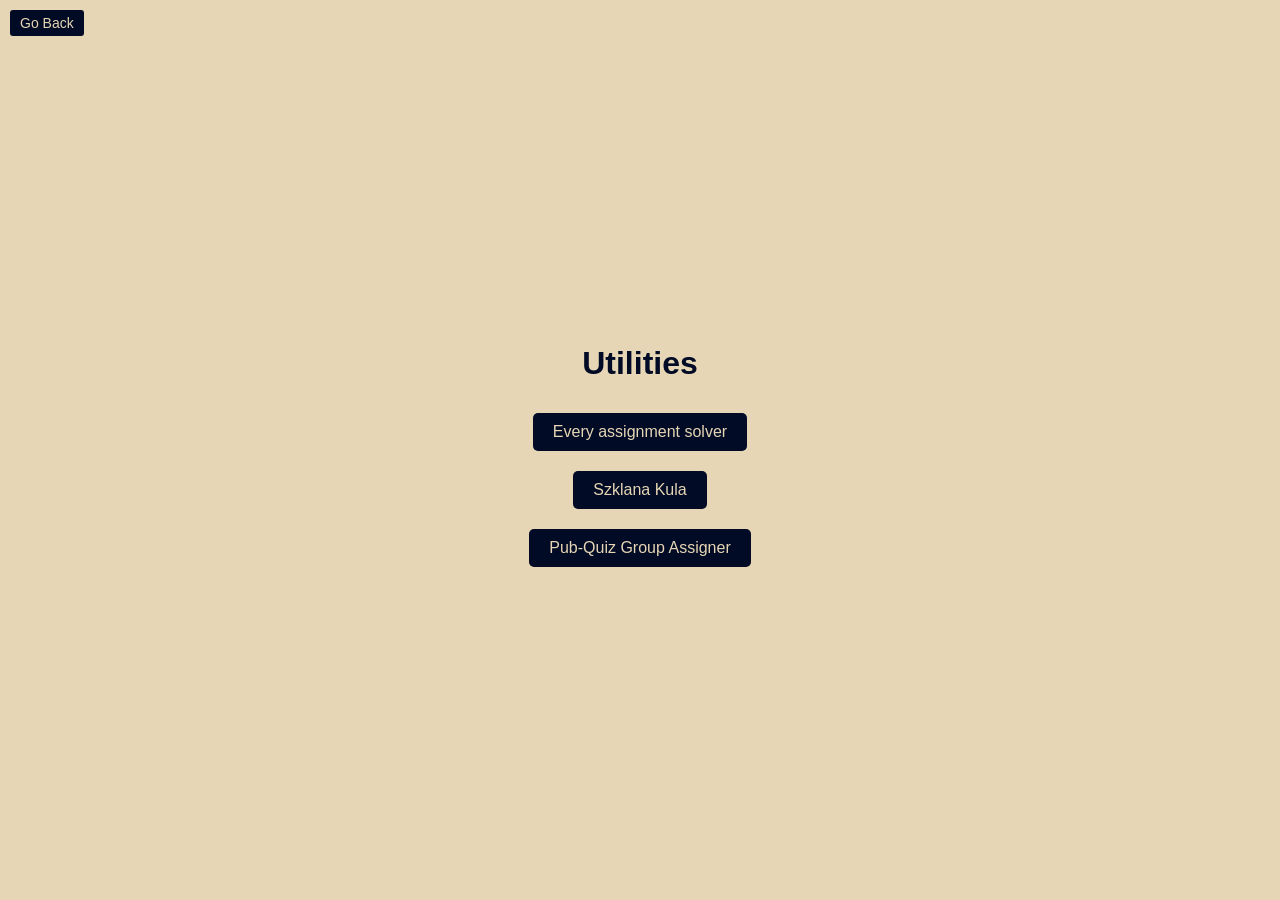
<file: utilities.html>
<!DOCTYPE html>
<html lang="en">
<head>
    <meta charset="UTF-8">
    <meta name="viewport" content="width=device-width, initial-scale=1.0">
    <title>Utilities</title>
    <style>
        body {
            font-family: Arial, sans-serif;
            margin: 0;
            padding: 0;
            display: flex;
            flex-direction: column;
            align-items: center;
            justify-content: center;
            height: 100vh;
            background: #E7D6B5;
            color: #010B25;
        }
        .back-button {
            position: fixed;
            top: 10px;
            left: 10px;
            background-color: #010B25;
            color: #E7D6B5;
            border: none;
            padding: 5px 10px;
            font-size: 14px;
            cursor: pointer;
            border-radius: 3px;
            text-decoration: none;
        }
        .back-button:hover {
            background-color: #333a50;
        }
        .button {
            background-color: #010B25;
            color: #E7D6B5;
            border: none;
            padding: 10px 20px;
            font-size: 16px;
            cursor: pointer;
            border-radius: 5px;
            margin: 10px;
            text-decoration: none;
            display: inline-block;
        }
        .button:hover {
            background-color: #333a50;
        }
    </style>
</head>
<body>
    <a class="back-button" href="index.html">Go Back</a>
    <h1>Utilities</h1>
    <a class="button" href="https://www.youtube.com/watch?v=E4WlUXrJgy4">Every assignment solver</a>
    <a class="button" href="utilities/szklana_kula.html">Szklana Kula</a>
    <a class="button" href="utilities/group_assignmer.html">Pub-Quiz Group Assigner</a>
</body>
</html>
</file>
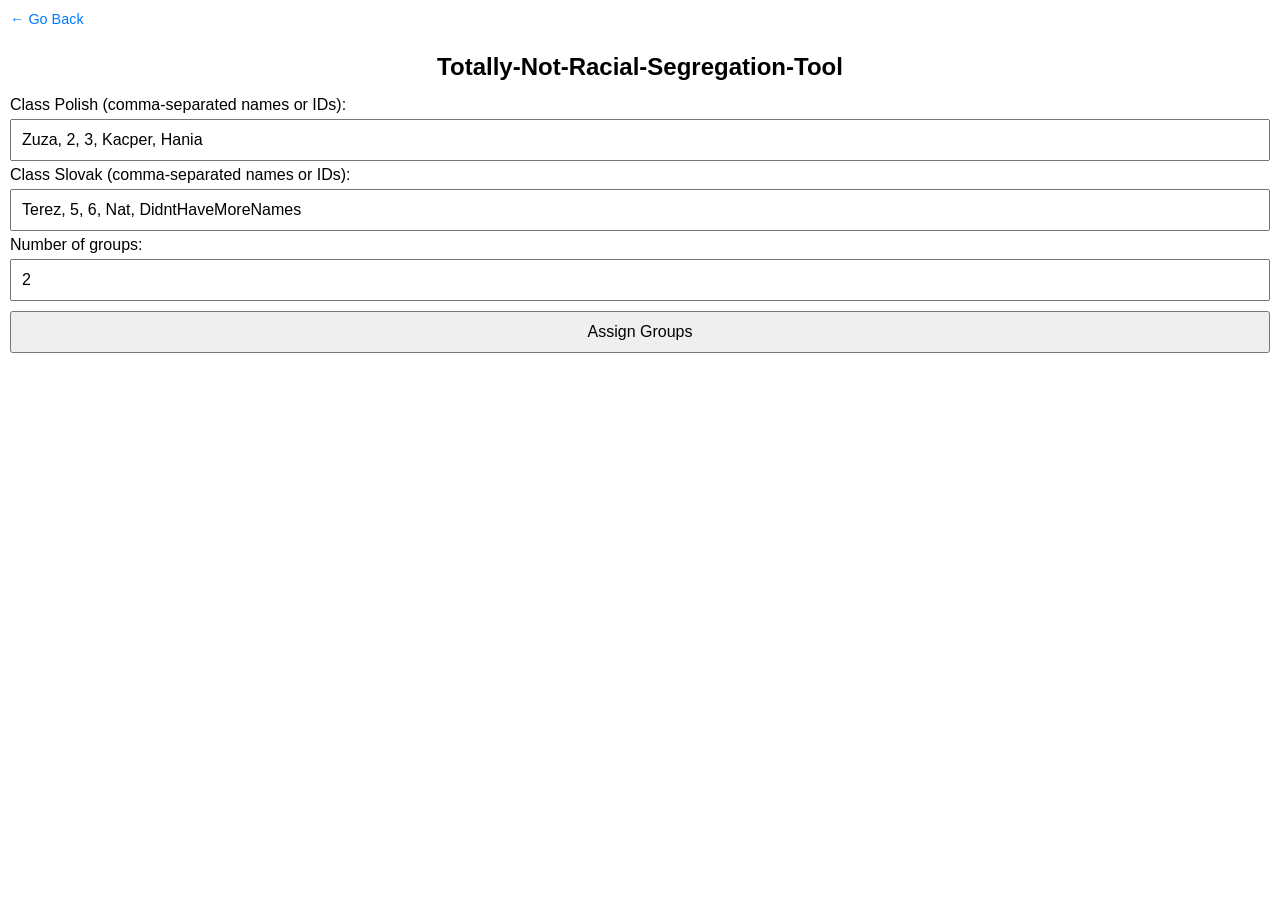
<file: utilities/group_assignmer.html>
<!DOCTYPE html>
<html lang="en">
<head>
  <meta charset="UTF-8">
  <meta name="viewport" content="width=device-width, initial-scale=1.0"> <!-- 🔧 Important for mobile scaling -->
  <title>Totally-Not-Racial-Segregation-Tool</title>
  <style>
    body {
      font-family: sans-serif;
      padding: 10px;
      max-width: 100%;
      margin: auto;
    }

    input, button {
      margin: 5px 0;
      width: 100%;
      padding: 10px;
      font-size: 16px;
      box-sizing: border-box;
    }

    .group {
      margin-top: 15px;
      border-top: 1px solid #ccc;
      padding-top: 10px;
      word-wrap: break-word;
    }

    h1 {
      font-size: 1.5em;
      margin-bottom: 15px;
      text-align: center;
    }

    .back-button {
      display: inline-block;
      margin-bottom: 10px;
      text-decoration: none;
      color: #007bff;
      font-size: 0.9em;
    }
  </style>
</head>
<body>
  <a class="back-button" href="../utilities.html">← Go Back</a>
  <h1>Totally-Not-Racial-Segregation-Tool</h1>

  <label>Class Polish (comma-separated names or IDs):</label>
  <input id="classA" type="text" value="Zuza, 2, 3, Kacper, Hania">

  <label>Class Slovak (comma-separated names or IDs):</label>
  <input id="classB" type="text" value="Terez, 5, 6, Nat, DidntHaveMoreNames">

  <label>Number of groups:</label>
  <input id="numGroups" type="number" value="2" min="1">

  <button onclick="assignGroups()">Assign Groups</button>

  <div id="results"></div>

  <script>
    function assignGroups() {
      const A = document.getElementById("classA").value.split(",").map(x => x.trim()).filter(x => x);
      const B = document.getElementById("classB").value.split(",").map(x => x.trim()).filter(x => x);
      const numGroups = parseInt(document.getElementById("numGroups").value);
      const resultsDiv = document.getElementById("results");
      resultsDiv.innerHTML = "";

      if (numGroups < 1 || A.length === 0 || B.length === 0) {
        resultsDiv.innerHTML = "<p>Please enter valid inputs.</p>";
        return;
      }

      const groups = Array.from({ length: numGroups }, () => ({ A: [], B: [] }));

      A.forEach((person, i) => {
        groups[i % numGroups].A.push(person);
      });

      B.forEach((person, i) => {
        groups[i % numGroups].B.push(person);
      });

      groups.forEach((g, i) => {
        const countA = g.A.length;
        const countB = g.B.length;
        const ratio = countB === 0 ? "∞" : (countA / countB).toFixed(2);

        resultsDiv.innerHTML += `
          <div class="group">
            <strong>Group ${i + 1}</strong><br>
            Class Polish (${countA}): [${g.A.join(", ")}]<br>
            Class Slovak (${countB}): [${g.B.join(", ")}]<br>
            Polish : Slovak Ratio = ${ratio}
          </div>
        `;
      });
    }
  </script>
</body>
</html>
</file>
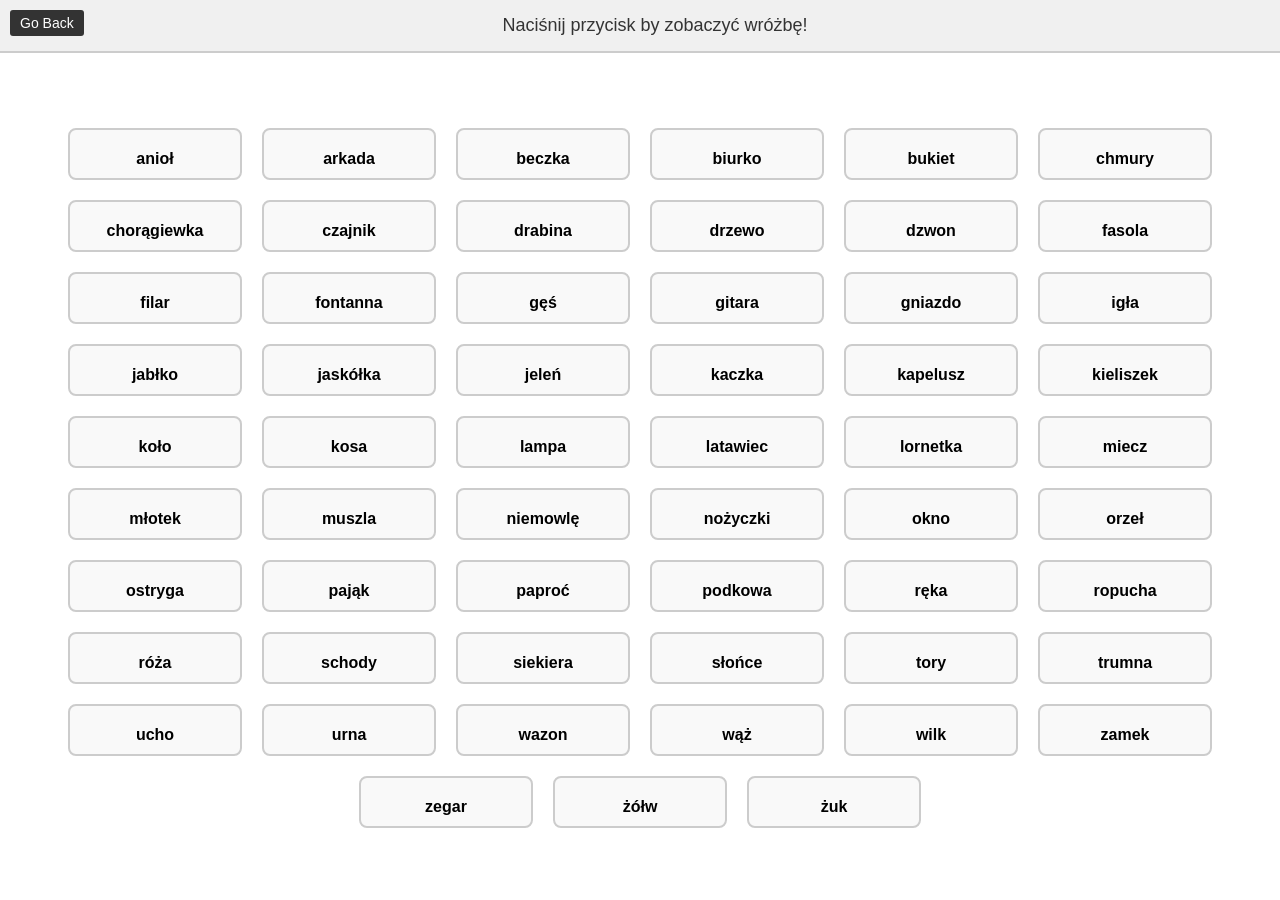
<file: utilities/szklana_kula.html>
<!DOCTYPE html>
<html lang="pl">
<head>
    <meta charset="UTF-8">
    <meta name="viewport" content="width=device-width, initial-scale=1.0">
    <title>Szklana Kula</title>
    <style>
        body {
            font-family: Arial, sans-serif;
            padding: 20px;
            text-align: center;
            position: relative; /* Ensure proper stacking of elements */
        }
        .back-button {
            position: fixed;
            top: 10px;
            left: 10px;
            background-color: #333;
            color: #fff;
            border: none;
            padding: 5px 10px;
            font-size: 14px;
            cursor: pointer;
            border-radius: 3px;
            text-decoration: none;
            z-index: 1000; /* Ensure it stays on top */
        }
        .back-button:hover {
            background-color: #555;
        }
        .message {
            position: fixed;
            top: 0;
            left: 0;
            width: 100%;
            padding: 15px;
            background-color: #f0f0f0;
            border-bottom: 2px solid #ccc;
            font-size: 18px;
            color: #333;
            z-index: 1000;
            text-align: center;
            z-index: 999; /* Below back-button */
        }
        .button-container {
            margin-top: 100px;
            display: flex;
            flex-wrap: wrap;
            gap: 20px;
            justify-content: center;
        }
        .button {
            display: flex;
            flex-direction: column;
            align-items: center;
            border: 2px solid #ccc;
            border-radius: 8px;
            padding: 10px;
            width: 150px;
            cursor: pointer;
            transition: 0.3s ease-in-out;
            background-color: #f9f9f9;
        }
        .button:hover {
            background-color: #f0f0f0;
        }
        .button img {
            width: 100%;
            height: auto;
            border-radius: 8px;
        }
        .button-title {
            margin-top: 10px;
            font-weight: bold;
        }
    </style>
</head>
<body>
    <a class="back-button" href="../utilities.html">Go Back</a>
    <div id="message" class="message">Naciśnij przycisk by zobaczyć wróżbę!</div>
    <div class="button-container">
    </div>

    <script>
        const data = {
            "anioł": "zwiastun dobrych wieści",
            "arkada": "ten znak może mieć dwojakie znaczenie: niebawem odbędziesz daleką podróż lub staniesz na ślubnym kobiercu",
            "beczka": "beczka śmiechu, beczka piwa... ten symbol można rozumieć różnie, ale zawsze wróży dobrą zabawę",
            "biurko": "niebawem otrzymasz wiadomość, której treść z pewnością cię ucieszy",
            "bukiet": "przepowiada szczęście w miłości",
            "chmury": "to niezbyt pomyślna wróżba: oznacza, że w twoim życiu pojawią się poważne problemy",
            "chorągiewka": "bardzo dosłowny znak, symbolizuje niezdecydowanie",
            "czajnik": "spodziewaj się problemów ze zdrowiem, na szczęście szybko wrócisz do pełni sił",
            "drabina": "możesz się cieszyć, bo wkrótce otrzymasz zasłużony awans",
            "drzewo": "w twoim życiu zajdzie wiele dobrych zmian",
            "dzwon": "niebawem otrzymasz wiadomość, której się nie spodziewasz",
            "fasola": "to niepomyślny symbol, oznacza życie w ubóstwie",
            "filar": "obok ciebie jest osoba, na którą możesz liczyć w każdej sytuacji",
            "fontanna": "czeka cię jeszcze wiele szczęśliwych chwil",
            "gęś": "niebawem do twoich drzwi zapukają niespodziewani goście",
            "gitara": "odnajdziesz szczęście w miłości",
            "gniazdo": "w twoim domu zapanuje zgoda, która przełoży się na szczęśliwe życie rodzinne",
            "igła": "w swoim otoczeniu wzbudzasz podziw i jesteś autorytetem dla wielu osób",
            "jabłko": "symbolizuje najlepszy czas na podejmowanie przedsięwzięć, każde z nich zakończy się dużym powodzeniem",
            "jaskółka": "niebawem staniesz przed koniecznością odbycia niespodziewanej podróży",
            "jeleń": "wkrótce odbędziesz burzliwą dyskusję z bliską ci osobą",
            "kaczka": "to bardzo dobry znak, przepowiada spory przypływ gotówki",
            "kapelusz": "w twoim życiu zawodowym zajdą istotne zmiany, najprawdopodobniej niebawem zmienisz pracę",
            "kieliszek": "do tej pory zagrażało ci niebezpieczeństwo, ale teraz wreszcie możesz cieszyć się spokojem",
            "koło": "twoja ciężka praca przyniesie ci zasłużony sukces",
            "kosa": "obok ciebie czyha niebezpieczeństwo",
            "lampa": "zbyt wiele czasu poświęcasz zajęciom, którym nie towarzyszy żadna wartość",
            "latawiec": "spodziewaj się spełnienia najskrytszych marzeń",
            "lornetka": "pokłócisz się z najbliższym przyjacielem, a wasze drogi rozejdą się na zawsze",
            "miecz": "także ten symbol przepowiada kłótnie, w efekcie których doznasz wielu rozczarowań",
            "młotek": "na twojej drodze jest wiele przeszkód, ale uda ci się pokonać każdą z nich",
            "muszla": "powinnaś spodziewać się pomyślnej nowiny",
            "niemowlę": "to będzie dość trudny czas, spodziewaj się serii drobnych kłopotów",
            "nożyczki": "powinnaś spodziewać się problemów i kłótni w domu",
            "okno": "twój bliski przyjaciel wyciągnie w twoim kierunku pomocną dłoń",
            "orzeł": "twoje życie zmieni się na lepsze",
            "ostryga": "to symbol o dwóch znaczeniach: możesz spodziewać się poprawy w sferze finansowej lub niebawem zacznie interesować się tobą przystojny mężczyzna",
            "pająk": "ten symbol zwiastuje niespodziewany przypływ gotówki",
            "paproć": "lepiej przyjrzyj się osobie, z którą spędzasz życie, najprawdopodobniej jesteś zdradzana",
            "podkowa": "ten znak przepowiada pomyślność",
            "ręka": "to symbol mocnej, nierozerwalnej przyjaźni",
            "ropucha": "ktoś będzie obdarzał cię pochlebstwami, ale tylko po to, by osiągnąć swój cel",
            "róża": "nie będzie narzekać na brak popularności i zainteresowania",
            "schody": "twoja sytuacja życiowa ulegnie wyraźnej poprawie",
            "siekiera": "czekają na ciebie spore trudności, ale wszystkie uda ci się przezwyciężyć",
            "słońce": "ten znak symbolizuje nieskończone szczęście i życiowe powodzenie",
            "tory": "czeka cię długa podróż",
            "trumna": "spodziewaj się złej wiadomości",
            "ucho": "wkrótce otrzymasz niespodziewane wieści",
            "urna": "będziesz wieść bogate i szczęśliwe życie",
            "wazon": "obok ciebie jest ktoś, kto potrzebuje twojej pomocy",
            "wąż": "w pobliżu czyha na ciebie przebiegły wróg",
            "wilk": "wystrzegaj się zazdrości, to uczucie wpędzi cię w niemałe kłopoty",
            "zamek": "ten znak określa cię jako osobę interesowną, która nawiązuje relacje z ludźmi przede wszystkim z myślą o własnych korzyściach",
            "zegar": "to właściwy moment żeby zatroszczyć się o przyszłość",
            "żółw": "musisz przygotować się na sporą dawkę krytyki",
            "żuk": "przed tobą trudne przedsięwzięcie, ale nie zniechęcaj się, bo nagrodą za trud będzie duży zysk"
        };

        const container = document.querySelector('.button-container');
        const messageDiv = document.getElementById('message');

        function generateButtons() {
            for (const [title, message] of Object.entries(data)) {
                const button = document.createElement('div');
                button.classList.add('button');
                button.innerHTML = `
                    <div class="button-title">${title}</div>
                `;
                button.addEventListener('click', () => {
                    showMessage(message);
                });
                container.appendChild(button);
            }
        }

        function showMessage(message) {
            messageDiv.textContent = message;
        }

        generateButtons();
    </script>
</body>
</html>
</file>
<file: portfolio.css>
@font-face {
  font-family: "IBM Plex Sans";
  src: url("fonts/ibm-plex-sans.woff2") format("woff2");
  font-style: normal;
  font-weight: 400 700;
  font-display: swap;
}
@font-face {
  font-family: "IBM Plex Mono";
  src: url("fonts/ibm-plex-mono.woff2") format("woff2");
  font-style: normal;
  font-weight: 400;
  font-display: swap;
}
:root {
  --mono: "IBM Plex Mono", ui-monospace, 'Cascadia Mono', Consolas, 'Liberation Mono', monospace;
  --prose: "IBM Plex Sans", system-ui, sans-serif;
  font-family: var(--prose);
}
*, *::before, *::after { box-sizing: border-box; }
body, h1, h2, h3, p, ul { margin: 0; }
button, select, input { font: inherit; color: inherit; }
button, select, summary { cursor: pointer; }
a { color: inherit; text-underline-offset: .23em; }
[hidden] { display: none !important; }

:root:has(> body > .portfolio), .portfolio {
  --paper: #f7f4e9;
  background: var(--paper);
}
.portfolio {
  --panel: #fffdf6;
  --trim: #f0ebdc;
  --raised: #f7f3e8;
  --bar: #e9e1ca;
  --selected: #ebe2cc;
  --ink: #332f26;
  --muted: #625b4b;
  --accent: #87432e;
  --accent-wash: #f3e5da;
  --command-surface: #f9f5ec;
  --line: #b7ac94;
  --control-line: #8e8168;
  --rule: #ded7c5;
  --rim: #fffefa;
  --bevel: #cfc5b0;
  --primary: #4d442f;
  --primary-text: #fffdf6;
  color-scheme: light;
  min-height: 100vh;
  padding: clamp(10px, 2.15vw, 36px);
  color: var(--ink);
}
:root:has(> body > .portfolio[data-theme="dark"]), .portfolio[data-theme="dark"] {
  --paper: #212121;
}
.portfolio[data-theme="dark"] {
  --panel: #2b2b2b;
  --trim: #343434;
  --raised: #3d3d3d;
  --bar: #404040;
  --selected: #4a4a4a;
  --ink: #f1f1f1;
  --muted: #c1c1c1;
  --accent: #f1ae95;
  --accent-wash: #463731;
  --command-surface: #30302e;
  --line: #777;
  --control-line: #8b8b8b;
  --rule: #525252;
  --rim: #5a5a5a;
  --bevel: #242424;
  --primary: #e3e3e3;
  --primary-text: #252525;
  color-scheme: dark;
}
:focus-visible { outline: 2px solid var(--accent); outline-offset: 3px; }
.skip-link { position: absolute; inset: 8px auto auto 8px; z-index: 1; padding: 10px; background: var(--panel); }
.skip-link:not(:focus) { clip-path: inset(50%); }
.sheet { max-width: 1510px; margin-inline: auto; }
.dos-window { border: 1px solid var(--line); outline: 1px solid var(--rim); background: var(--panel); }
.site-header { background: var(--trim); }
.dos-banner {
  display: flex;
  flex-wrap: wrap;
  justify-content: space-between;
  align-items: center;
  gap: 8px 18px;
  padding: 10px 16px;
  background: var(--bar);
  box-shadow: inset 0 1px 0 var(--rim);
  border-bottom: 1px solid var(--rule);
}
.wordmark { font-size: .9rem; font-weight: 700; text-decoration: none; }
.header-tools, .dos-themes { display: flex; flex-wrap: wrap; align-items: center; gap: 6px; }
.dos-themes { gap: 3px; }

button, .button, select, input {
  background: var(--raised);
  border: 1px solid var(--control-line);
  border-radius: 2px;
}
button, .button, select { padding: 8px 11px; min-height: 36px; font-size: .82rem; }
.header-tools button, .dos-tabs a {
  font: .83rem/1.2 var(--prose);
  box-shadow: inset 0 1px 0 var(--rim), inset 0 -1px 0 var(--bevel);
}
.header-tools button { min-height: 34px; padding: 6px 9px; }
button[aria-expanded="true"], button[aria-pressed="true"] { background: var(--selected); font-weight: 700; }
.dos-themes button[aria-pressed="true"] { box-shadow: inset 0 1px 1px var(--bevel); }
.button { display: inline-flex; align-items: center; justify-content: center; text-decoration: none; }
.button.primary { border-color: var(--primary); background: var(--primary); color: var(--primary-text); font-weight: 650; }
.dos-tabs {
  display: flex;
  flex-wrap: wrap;
  gap: 4px;
  padding: 8px 14px 0;
  border-bottom: 1px solid var(--line);
}
.dos-tabs a {
  position: relative;
  display: flex;
  align-items: center;
  min-height: 39px;
  padding: 7px 15px;
  margin-bottom: -1px;
  text-decoration: none;
  background: var(--raised);
  border: 1px solid var(--line);
  border-top-color: var(--rim);
}
.dos-tabs a[aria-current] { color: var(--accent); background: var(--command-surface); border-bottom-color: var(--panel); box-shadow: inset 0 1px 0 var(--rim); font-weight: 700; }

.command-bar {
  border-bottom: 1px solid var(--line);
  background: var(--command-surface);
  font: .81rem/1.4 var(--mono);
}
.command-line {
  display: grid;
  grid-template-columns: auto minmax(0, 1fr) auto;
  align-items: center;
  gap: 12px;
  min-height: 49px;
  padding: 0 15px;
}
.prompt { white-space: nowrap; color: var(--accent); min-width: 0; }
.prompt b { padding-inline-start: 3px; }
.command-field { position: relative; min-width: 0; }
.command-field input {
  display: block;
  width: 100%;
  min-height: 37px;
  border: 0;
  border-radius: 0;
  padding: 6px 5px;
  background: transparent;
  font: inherit;
}
.command-field input::placeholder { color: var(--muted); opacity: 1; }
.command-field input:focus-visible { outline-offset: 0; }
.command-field:has(.command-feedback:not([hidden])) input::placeholder { color: transparent; }
.command-feedback {
  position: absolute;
  inset: 0 5px;
  display: flex;
  align-items: center;
  color: var(--accent);
  overflow-wrap: anywhere;
  pointer-events: none;
}
.command-feedback[data-typing]::after { content: '▍'; }
.command-key, .search-caption, .preview-type, .search-footer { color: var(--muted); font: .71rem/1.35 var(--mono); }
.command-key { min-height: 27px; border: 1px solid var(--line); padding: 3px 6px; background: transparent; white-space: nowrap; }
.search-panel {
  display: grid;
  grid-template-columns: minmax(0, .9fr) minmax(0, 1.45fr);
  border-top: 1px solid var(--line);
  background: var(--panel);
}
.search-results, .search-preview, .search-help { min-width: 0; padding: 16px clamp(12px, 2vw, 27px); }
.search-results { border-right: 1px solid var(--rule); }
.search-caption { text-transform: uppercase; letter-spacing: .1em; margin-bottom: 9px; }
#command-results { max-height: 240px; overflow-y: auto; list-style: none; padding: 0; }
#command-results li {
  display: flex;
  justify-content: space-between;
  align-items: baseline;
  gap: 8px;
  padding: 8px 10px;
  border-left: 2px solid transparent;
  color: var(--ink);
  cursor: pointer;
}
#command-results li[aria-selected="true"] { border-color: var(--accent); background: var(--accent-wash); }
#command-results small { color: var(--muted); font-size: .7rem; }
#search-empty { padding: 8px 0; color: var(--muted); }
.search-preview { background: var(--command-surface); }
.search-preview h2 { margin: 4px 0 7px; font-size: 1.35rem; }
.search-preview code { color: var(--accent); font: .76rem/1.5 var(--mono); overflow-wrap: anywhere; }
.search-preview p:not(.search-caption, .preview-type, .meta), .search-help p { max-width: 62ch; margin-top: 13px; color: var(--muted); font: .94rem/1.5 var(--prose); }
.search-preview .meta { margin-top: 7px; }
.search-help { grid-column: 1 / -1; }
.search-help dl { display: grid; grid-template-columns: max-content 1fr; gap: 6px 13px; margin-bottom: 3px; }
.search-help dd { margin: 0; overflow-wrap: anywhere; }
.search-footer { grid-column: 1 / -1; display: flex; justify-content: space-between; flex-wrap: wrap; gap: 5px 15px; padding: 7px 15px; border-top: 1px solid var(--rule); }
.dos-workspace { display: grid; grid-template-columns: minmax(0, 1fr); }
.dos-workspace:has(.outline:not([hidden])) { grid-template-columns: minmax(158px, 15%) minmax(0, 1fr); }
.outline { background: var(--trim); border-right: 1px solid var(--rule); padding: 23px 13px; font-size: .84rem; }
.outline p { margin: 0 6px 8px; color: var(--accent); font-weight: 600; }
.outline ul { list-style: none; padding: 0 0 0 8px; margin-left: 9px; border-left: 1px solid var(--line); }
.outline a { display: block; padding: 8px 7px; text-decoration: none; overflow-wrap: anywhere; }

.dos-content { width: 100%; max-width: 1216px; min-width: 0; margin-inline: auto; padding: clamp(16px, 2.5vw, 36px) clamp(16px, 4vw, 58px) clamp(32px, 5vw, 68px); }
.views { display: flex; align-items: center; flex-wrap: wrap; gap: 4px; }
.view-label { margin-right: 9px; color: var(--muted); font: .7rem/1.4 var(--mono); letter-spacing: .09em; text-transform: uppercase; }
.views button { padding: 5px 9px; min-height: 31px; border: 1px solid transparent; background: transparent; font: .78rem/1.4 var(--mono); }
.views button[aria-pressed="true"] { color: var(--accent); background: var(--accent-wash); border-color: var(--rule); }
.hero { margin-block: 24px 25px; }
.hero[data-home] { display: grid; grid-template-columns: minmax(0, 1fr) var(--profile-column, minmax(135px, 22%)); gap: clamp(20px, 5vw, 78px); align-items: center; margin-block: 28px clamp(34px, 5vw, 66px); }
h1 { width: fit-content; max-width: 100%; font-size: clamp(2rem, 3.8vw, 3.5rem); line-height: 1.07; font-weight: 650; letter-spacing: -.045em; overflow-wrap: anywhere; }
.hero:not([data-home]) h1 { font-size: clamp(1.95rem, 3.5vw, 3.15rem); }
.intro { max-width: 58ch; margin-block-start: 11px; color: var(--muted); font-size: clamp(1rem, 1.4vw, 1.2rem); line-height: 1.58; }
.hero-actions, .contact-actions { display: flex; flex-wrap: wrap; gap: 8px; margin-top: 19px; }
.hero-actions .button { min-height: 42px; padding-inline: 14px; }
h2 { font-size: clamp(1.18rem, 2vw, 1.46rem); line-height: 1.2; letter-spacing: -.027em; }
h3 { font-size: 1.12rem; line-height: 1.22; letter-spacing: -.025em; }
.meta, .tags, .dos-status { font: .76rem/1.4 var(--mono); color: var(--muted); }

.media-placeholder {
  position: relative;
  display: grid;
  min-width: 0;
  place-items: center;
  padding: 19px;
  background: var(--command-surface);
  color: var(--muted);
  text-align: center;
  text-decoration: none;
  font: .76rem/1.4 var(--mono);
}
.media-placeholder::before { content: ''; position: absolute; inset: 9px; border: 1px dashed var(--line); pointer-events: none; }
.portrait { aspect-ratio: 5 / 5.7; border: 1px solid var(--rule); }
.home-section { border-top: 1px solid var(--rule); padding-top: 16px; }
.home-section + .home-section { margin-top: 30px; }
.home-section h2 { margin-bottom: 13px; }
.featured { display: grid; grid-template-columns: minmax(0, 1.14fr) minmax(0, 1fr); border: 1px solid var(--rule); }
.feature-image { min-height: 222px; border-right: 1px solid var(--rule); }
.feature-copy { padding: clamp(20px, 3.2vw, 44px); }
.feature-copy h3 { margin-block: 5px 9px; font-size: clamp(1.38rem, 2.6vw, 2.06rem); }
.feature-copy p:not(.meta), .project-copy p:not(.meta), .entries li p:not(.meta), .detail-body p, .contact-grid p { color: var(--muted); max-width: 66ch; line-height: 1.55; }
.feature-copy .text-action { display: inline-block; margin-top: 17px; }
.text-action, .back-link { font-size: .86rem; color: var(--accent); font-weight: 650; }
.text-action::after { content: ' →'; }
.back-link { display: inline-block; margin-top: 12px; }
.tags { display: flex; flex-wrap: wrap; gap: 5px; list-style: none; padding: 0; margin-top: 12px; }
.tags :is(button, span) {
  display: inline-block;
  padding: 3px 7px;
  border: 1px solid var(--rule);
  background: var(--raised);
  font: .71rem/1.4 var(--mono);
}
.tags button { min-height: 26px; color: var(--accent); border-color: var(--line); }
.tags button[aria-pressed="true"] { background: var(--accent-wash); }
.tool-catalogue {
  display: grid;
  grid-template-columns: repeat(auto-fit, minmax(min(100%, 16rem), 1fr));
  gap: 14px;
  list-style: none;
  padding: 0;
}
.tool-card {
  display: flex;
  flex-direction: column;
  gap: 8px;
  min-width: 0;
  padding: clamp(14px, 2vw, 20px);
  border: 1px solid var(--rule);
  background: var(--command-surface);
}
.tool-card h2 { margin: 0; }
.tool-status, .tool-note { color: var(--muted); font-size: .86rem; }
.tool-status { margin-bottom: 4px; }
.tool-card .tags { margin-top: 0; }
.tool-preview { display: block; max-width: 100%; height: auto; }
.tool-example > summary { color: var(--accent); }
.tool-example pre { font-size: .78rem; white-space: pre-wrap; overflow-wrap: anywhere; }
.tool-actions {
  display: flex;
  flex-wrap: wrap;
  align-items: center;
  gap: 4px 12px;
  margin-top: auto;
  padding-top: 6px;
  font-size: .85rem;
}
.tool-actions a { display: inline-flex; align-items: center; gap: 4px; min-height: 36px; }
.tool-actions a:not(.button) { color: var(--accent); }
.technical-skills { margin-top: 24px; border-top: 1px solid var(--rule); }
.technical-skills > summary { padding-block: 10px; color: var(--accent); }
.highlights { display: grid; grid-template-columns: repeat(2, minmax(0, 1fr)); gap: 12px 24px; padding: 0; list-style: none; }
.highlights li { border-bottom: 1px solid var(--rule); padding-block: 4px 12px; }
.highlights h3 { margin-bottom: 5px; }

.filters { display: flex; align-items: center; flex-wrap: wrap; gap: 7px 12px; padding: 7px 10px; background: var(--trim); border-block: 1px solid var(--rule); font: .77rem/1.4 var(--mono); }
.filters button { min-height: 29px; padding: 3px 8px; color: var(--accent); }
#filter-count { margin-inline-start: auto; color: var(--muted); }
.entries, .project-list { list-style: none; padding: 0; border-top: 1px solid var(--rule); }
.filters:not([hidden]) + #section-content .project-list { border-top: 0; }
.entries > li, .project-list > li { padding-block: 19px; border-bottom: 1px solid var(--rule); }
.project-list > li { display: flex; justify-content: space-between; align-items: baseline; gap: 10px 22px; }
.project-list .text-action { flex-shrink: 0; }
.project-copy h2, .entries h2 { margin-block: 4px 7px; }
.entries > li > .meta, .project-copy > .meta { font-size: .9rem; }
.empty { padding-block: 18px; color: var(--muted); }
.document-index {
  display: flex;
  flex-wrap: wrap;
  gap: 5px 15px;
  padding: 8px 10px;
  border-block: 1px solid var(--rule);
  margin-bottom: 14px;
  background: var(--command-surface);
  color: var(--accent);
  font-size: .84rem;
}
.detail-body { max-width: 73ch; }
.detail-body section, .detail-body details, .contact-grid section { border-top: 1px solid var(--rule); padding-block: 16px; }
.detail-body section:first-child { margin-top: 24px; }
.detail-body h2, .contact-grid h2 { margin-bottom: 8px; }
.detail-body section p + p { margin-top: 10px; }
.research-figure { margin: 12px 0; }
.research-figure img {
  display: block;
  width: 100%;
  height: auto;
  background: #fff;
  border: 1px solid var(--rule);
}
.research-figure figcaption { margin-top: 6px; color: var(--muted); font-size: .9rem; }
.research-figure figcaption a { display: inline-block; }
.research-figure figcaption a + a { margin-inline-start: .35em; }
.project-example pre {
  margin: 0;
  overflow-x: auto;
  padding: 10px;
  border: 1px solid var(--rule);
  background: var(--raised);
  font-size: .84rem;
}
.result-table { margin-block: 12px 2px; }
.result-table table {
  width: 100%;
  border-collapse: collapse;
  table-layout: fixed;
  font-size: clamp(.83rem, 2.7vw, .95rem);
}
.result-table caption { text-align: left; font-weight: 640; padding-bottom: 6px; }
.result-table :is(th, td) {
  padding: 6px clamp(3px, 1vw, 9px);
  border-bottom: 1px solid var(--rule);
  text-align: left;
  vertical-align: top;
  overflow-wrap: anywhere;
}
.result-table tr > :first-child { width: 29%; }
.detail-body summary { font-weight: 640; }
.detail-body details p { margin-top: 7px; }
.contact-grid { display: grid; grid-template-columns: minmax(0, 1.35fr) minmax(0, 1fr); gap: 4px 27px; }
.contact-grid code { font-family: var(--mono); overflow-wrap: anywhere; }
.contact-grid .meta { margin-bottom: 5px; }
.dos-status { display: flex; flex-wrap: wrap; justify-content: space-between; gap: 4px 12px; border-top: 1px solid var(--line); background: var(--trim); padding: 8px 15px; overflow-wrap: anywhere; }

@media (hover: hover) {
  button:hover, .button:not(.primary):hover, .dos-tabs a:not([aria-current]):hover, .outline a:hover { background: var(--selected); }
  .button.primary:hover { opacity: .9; }
  .media-placeholder:hover { background: var(--selected); }
}
@media (max-width: 760px) {
  .dos-workspace:has(.outline:not([hidden])) { grid-template-columns: minmax(0, 1fr); }
  .outline { border-right: 0; border-bottom: 1px solid var(--rule); padding: 12px; }
  .outline ul { display: grid; grid-template-columns: repeat(2, minmax(0, 1fr)); }
  .search-panel { grid-template-columns: minmax(0, 1fr); }
  .search-preview { display: none; }
  .search-results { border-right: 0; }
  .hero { margin-top: 18px; }
  .hero[data-home] { margin-top: 20px; }
}
@media (max-width: 520px) {
  .dos-banner { padding: 9px 10px; }
  .header-tools { gap: 5px; }
  .command-line { grid-template-columns: minmax(0, 1fr); gap: 3px; padding: 7px 11px 5px; }
  .prompt { overflow: hidden; text-overflow: ellipsis; font-size: .73rem; }
  .command-field input { min-height: 37px; font-size: .76rem; }
  .command-feedback { font-size: .71rem; }
  .search-footer span:last-child { display: none; }
  .search-help dl { grid-template-columns: minmax(0, 1fr); }
  .search-help dt:not(:first-of-type) { margin-top: 5px; }
  .dos-tabs { display: grid; grid-template-columns: repeat(3, minmax(0, 1fr)); padding-inline: 5px; gap: 3px; }
  .dos-tabs a { justify-content: center; padding: 6px 8px; min-height: 36px; font-size: .71rem; }
  .hero[data-home] { grid-template-columns: 1fr; gap: 17px; }
  .portrait { width: min(165px, 100%); }
  .featured, .contact-grid { grid-template-columns: 1fr; }
  .feature-image { min-height: 153px; border-right: 0; border-bottom: 1px solid var(--rule); }
  .project-list > li { flex-wrap: wrap; }
  #status-path { display: none; }
}
</file>
<file: experiment.css>
@font-face {
  font-family: "JetBrains Mono";
  src: url("fonts/jetbrains-mono.woff2") format("woff2");
  font-weight: 400 700;
  font-display: swap;
}

:root:has(> body > .portfolio[data-design="experimental"]), .portfolio[data-design="experimental"] {
  --paper: #f1eddf;
}
.portfolio[data-design="experimental"] {
  --mono: "JetBrains Mono", ui-monospace, monospace;
  --outer: clamp(9px, 1.25vw, 24px);
  --panel: #fcfaf2;
  --trim: #efeadc;
  --raised: #f4efe3;
  --bar: #e9e4d5;
  --selected: #e3e6d8;
  --ink: #30342e;
  --muted: #5c6258;
  --accent: #465d4e;
  --accent-wash: #e7eadf;
  --command-surface: #f4f1e7;
  --line: #a8aa9b;
  --control-line: #858b7b;
  --rule: #d6d7c8;
  --rim: #fdfbf4;
  --bevel: #cbcbbd;
  display: flex;
  flex: 1;
  min-height: 0;
  font: 400 .95rem/1.6 var(--prose);
  padding: var(--outer);
}
body:has(> .portfolio[data-design="experimental"]:not([hidden])) {
  display: flex;
  flex-direction: column;
  min-height: 100vh;
  min-height: 100dvh;
}
:root:has(> body > .portfolio[data-design="experimental"][data-theme="dark"]),
.portfolio[data-design="experimental"][data-theme="dark"] {
  --paper: #426e72;
}
.portfolio[data-design="experimental"][data-theme="dark"] {
  --panel: #d4d4d1;
  --trim: #c6c7c6;
  --raised: #ddddda;
  --bar: #b5babd;
  --selected: #b6c5d8;
  --ink: #222629;
  --muted: #434a51;
  --accent: #28466b;
  --accent-wash: #bac9d9;
  --command-surface: #d9dcdb;
  --line: #8a8f92;
  --control-line: #737980;
  --rule: #a9acab;
  --rim: #f8f8f4;
  --bevel: #85898d;
  color-scheme: light;
}
.portfolio[data-design="experimental"] .sheet {
  width: 100%;
  max-width: 1550px;
  display: flex;
  flex-direction: column;
}
.portfolio[data-design="experimental"] .dos-workspace { flex: 1; }
.portfolio[data-design="experimental"] .dos-window { outline: 0; }
.portfolio[data-design="experimental"] .dos-banner { padding: 6px 13px; box-shadow: none; }
.portfolio[data-design="experimental"] .header-tools button { min-height: 30px; padding-block: 4px; }
.portfolio :is(.dos-tabs a, .header-tools button, .outline, #perspective-menu, #copy-email) { font-family: var(--mono); }
.portfolio[data-design="experimental"] .dos-tabs { padding: 5px 12px 0; }
.portfolio[data-design="experimental"] .dos-tabs a { min-height: 33px; padding-block: 5px; }
.portfolio[data-design="experimental"][data-theme="dark"] .dos-tabs a[aria-current] {
  background: var(--accent);
  color: #fff;
  border-color: var(--accent);
}
.portfolio[data-design="experimental"] .command-line {
  grid-template-columns: auto minmax(0, 1fr) auto auto;
  min-height: 41px;
  padding-inline: 13px;
}
#help-toggle {
  padding: 3px 6px;
  min-height: 27px;
  border-color: var(--line);
  background: transparent;
  color: var(--accent);
  font: inherit;
}
#command-results .command-group { display: block; border: 0; padding: 0; cursor: default; }
.command-group ul { padding: 0; list-style: none; }
.command-group > p { color: var(--muted); padding: 7px 8px 3px; font-size: .69rem; text-transform: uppercase; letter-spacing: .07em; }
.portfolio[data-design="experimental"] #command-results { max-height: 324px; }
.portfolio[data-design="experimental"] .command-field input { min-height: 34px; }
.portfolio[data-design="experimental"] .command-feedback[data-hold]::after {
  content: '▍';
  animation: hold-cursor 780ms step-end infinite;
}
@keyframes hold-cursor { 50% { opacity: 0; } }
.portfolio[data-design="experimental"] .command-feedback[data-returning] {
  opacity: 0;
  transition: opacity var(--command-settle) ease-out;
}
.portfolio[data-design="experimental"] .command-field:has(.command-feedback[data-returning]) input::placeholder {
  color: var(--muted);
  transition: color var(--command-settle) ease-out;
}
.portfolio[data-design="experimental"][data-theme="dark"] #command-results [aria-selected="true"] small { color: var(--ink); }

.portfolio[data-design="experimental"] .dos-content { max-width: 1180px; padding: 22px clamp(16px, 3.4vw, 53px) 38px; }
.document-tools {
  font-size: .82rem;
}
.profile-toolbar {
  display: flex;
  align-items: center;
  justify-content: space-between;
  gap: 8px;
  padding-bottom: 7px;
  border-bottom: 1px solid var(--rule);
}
.portfolio[data-cv-home] { --profile-column: 198px; }
.profile-toolbar .document-tools, .hero[data-home] .profile-visual { width: var(--profile-column); }
.hero[data-home] .profile-visual { position: absolute; inset-block-start: 0; inset-inline-end: 0; }
.profile-toolbar #perspective-menu summary {
  display: flex;
  align-items: center;
  gap: 4px;
}
.profile-toolbar .perspective-label { margin-inline-end: 0; }
.profile-toolbar #perspective-menu summary > :last-child { margin-inline-start: auto; }
.profile-label {
  color: var(--muted);
  font: .72rem/1.4 var(--mono);
  letter-spacing: .06em;
  text-transform: uppercase;
}
.heading-row .document-tools { flex: 0 0 auto; }
#perspective-menu { position: relative; }
#perspective-menu summary {
  list-style: none;
  padding: 5px 8px;
  border: 1px solid var(--control-line);
  background: var(--raised);
  color: var(--ink);
}
#perspective-menu[open] summary { background: var(--accent-wash); }
.perspective-label { color: var(--muted); margin-right: 4px; }
#perspective-menu summary::-webkit-details-marker { display: none; }
#perspective-menu [role="group"] {
  position: absolute;
  z-index: 2;
  inset-inline-end: 0;
  min-width: 138px;
  padding: 4px;
  margin-top: 5px;
  border: 1px solid var(--control-line);
  background: var(--panel);
}
#perspective-menu button {
  display: block;
  width: 100%;
  min-height: 29px;
  padding: 4px 8px;
  border: 0;
  background: transparent;
  text-align: left;
  font: inherit;
}
#perspective-menu button:is(:hover, [aria-pressed="true"]) { background: var(--accent-wash); color: var(--ink); }
.portfolio[data-design="experimental"] :is(h1, h2, h3) {
  font-family: var(--prose);
  font-weight: 550;
  letter-spacing: -.035em;
}
.portfolio[data-design="experimental"] .heading-row {
  display: flex;
  justify-content: space-between;
  align-items: center;
  gap: 6px 14px;
}
.portfolio[data-design="experimental"] .hero { margin-block: 19px 24px; }
.portfolio[data-design="experimental"] .hero[data-home] {
  position: relative;
  grid-template-columns: minmax(0, 1fr) var(--profile-column);
  align-items: start;
  gap: 12px clamp(20px, 4vw, 44px);
  min-height: var(--profile-column);
  margin-block: 16px 22px;
}
.portfolio[data-design="experimental"] .hero h1 {
  font-family: var(--mono);
  font-size: clamp(1.65rem, 2.6vw, 2.5rem);
}
.portfolio[data-design="experimental"] .hero:not([data-home]) h1 { font-size: clamp(1.4rem, 2.5vw, 2.25rem); }
.dossier-profile { margin-top: 11px; }
.dossier-degree { margin-top: 9px; font-weight: 500; font-size: .91rem; }
.dossier-degree span { display: block; color: var(--muted); font-weight: 400; }
.portfolio[data-design="experimental"] .hero .intro { margin-top: 10px; max-width: 64ch; font-size: 1.05rem; line-height: 1.7; }
.return-links { display: flex; flex-wrap: wrap; gap: 4px 20px; }
.return-links .back-link { margin: 0; padding-block: 5px; font-weight: 550; }
.listing-date {
  color: var(--muted);
  font: .76rem/1.4 var(--mono);
  white-space: nowrap;
}
.listing-aside { flex: 0 0 auto; display: grid; justify-items: end; gap: 6px; }
.entry-heading { display: flex; align-items: baseline; justify-content: space-between; gap: 8px 16px; flex-wrap: wrap; }
.portfolio[data-design="experimental"] .entry-heading h2 { margin-top: 0; }
.other-entries { margin-top: 14px; }
.other-entries > summary {
  padding: 9px 12px;
  border: 1px solid var(--rule);
  background: var(--raised);
  color: var(--accent);
  font-weight: 550;
}
.contact-document { max-width: 850px; }
.contact-document section { border-top: 1px solid var(--line); padding: 13px 0 17px; }
.contact-document h2 { margin: 5px 0 7px; }
.contact-record { display: flex; justify-content: space-between; gap: 5px 14px; flex-wrap: wrap; padding-block: 6px; }
.contact-record + .contact-record { border-top: 1px solid var(--rule); }
.cv-download-row { align-items: center; }
.contact-cv-selected {
  gap: 8px 16px;
  padding: 12px;
  border: 1px solid var(--control-line);
  border-inline-start: 3px solid var(--accent);
  background: var(--accent-wash);
}
.contact-cv-selected .meta { margin-bottom: 2px; color: var(--accent); }
.contact-cv-actions { display: flex; flex-wrap: wrap; align-items: center; gap: 5px 12px; }
.other-cvs { margin-top: 10px; }
.other-cvs > summary { width: fit-content; padding-block: 5px; color: var(--accent); }
.other-cvs .cv-download-row:first-of-type { border-top: 1px solid var(--rule); }
.button.cv-view { border-color: var(--accent); color: var(--accent); font-weight: 650; }
.contact-pending { color: var(--muted); }
.portfolio[data-design="experimental"] .document-index { padding: 6px 9px; margin-bottom: 9px; }
.related-documents {
  display: flex;
  flex-wrap: wrap;
  gap: 6px 13px;
  padding-block: 10px;
  border-top: 1px solid var(--rule);
  color: var(--accent);
  font-size: .84rem;
}
.related-documents span { color: var(--muted); }
.portfolio[data-design="experimental"] .outline { background: var(--command-surface); }
#inspector-meta { padding-top: 13px; margin: 14px 6px 0; border-top: 1px solid var(--rule); line-height: 1.5; }
#inspector-meta p { margin: 0 0 4px; font-weight: 400; }

@media (min-width: 761px) {
  .portfolio[data-design="experimental"] .dos-workspace:has(.outline:not([hidden])) { grid-template-columns: minmax(0, 1fr) clamp(164px, 17vw, 246px); }
  .portfolio[data-design="experimental"] .outline { grid-area: 1 / 2; border: 0; border-left: 1px solid var(--rule); }
  .portfolio[data-design="experimental"] .dos-content { grid-area: 1 / 1; }
}
@media (max-width: 600px) {
  .project-list .listing-aside { justify-items: start; }
}
@media (max-width: 760px) {
  .portfolio[data-design="experimental"] .dos-workspace { position: relative; }
  .portfolio[data-design="experimental"] .outline {
    position: absolute;
    inset: 6px 10px auto auto;
    z-index: 6;
    width: min(296px, calc(100vw - 20px));
    max-height: min(65dvh, 30rem);
    overflow-y: auto;
    border: 1px solid var(--control-line);
    box-shadow: 0 3px 10px #30342e35;
  }
  .portfolio[data-design="experimental"] .outline ul { display: block; }
}
@media (max-width: 520px) {
  .portfolio[data-design="experimental"] .dos-tabs {
    display: flex;
    flex-wrap: nowrap;
    gap: 2px;
    padding-inline: 4px;
  }
  .portfolio[data-design="experimental"] .dos-tabs a {
    flex: 1 0 auto;
    min-height: 38px;
    padding-inline: 1px;
    font-size: clamp(.72rem, 3.1vw, .8rem);
    white-space: nowrap;
  }
  .portfolio[data-design="experimental"] .command-line {
    grid-template-columns: minmax(0, max-content) minmax(calc(15ch + 4px), 1fr) auto auto;
    gap: 4px;
    padding: 4px 7px;
    font-size: .72rem;
  }
  .portfolio[data-design="experimental"] .prompt { display: flex; align-items: center; overflow: visible; }
  .portfolio[data-design="experimental"] #prompt-path {
    min-width: 0;
    overflow: hidden;
    white-space: nowrap;
    text-overflow: ellipsis;
  }
  .portfolio[data-design="experimental"] .command-field input { padding-inline: 2px; font-size: .72rem; }
  .portfolio[data-design="experimental"] .command-feedback { inset-inline: 2px; font-size: .69rem; line-height: 1.12; }
  #help-toggle { padding-inline: 4px; font-size: .72rem; }
  #perspective-menu summary { font-size: .68rem; padding-inline: 5px; }
  .portfolio[data-design="experimental"] .heading-row { align-items: flex-start; }
}
@media (prefers-reduced-motion: reduce) {
  .portfolio[data-design="experimental"] .command-feedback { animation: none; transition: none; }
  .portfolio[data-design="experimental"] .command-feedback[data-hold]::after { animation: none; }
}
.tab-short { display: none; }
@media (max-width: 374px) {
  .dos-tabs .tab-full { display: none; }
  .dos-tabs .tab-short { display: inline; }
}

.portfolio .portrait.profile-portrait {
  display: block;
  width: 100%;
  aspect-ratio: 1;
  overflow: hidden;
  border: 1px solid var(--line);
}
.profile-portrait img { display: block; width: 100%; height: 100%; object-fit: cover; object-position: center 35%; }
.entry-heading { align-items: baseline; }
.entries details { margin-top: 7px; }
.entries details p { margin-top: 7px; }
@media (max-width: 520px) {
  .portfolio[data-cv-home] { --profile-column: clamp(162px, 49vw, 172px); }
  .portfolio[data-design="experimental"][data-cv-home] .dos-content { padding-top: 12px; }
  .portfolio[data-design="experimental"] .hero[data-home] {
    display: flow-root;
    min-height: 0;
    margin-block: 12px 16px;
  }
  .hero[data-home] .profile-visual {
    position: static;
    float: right;
    width: min(40%, 148px);
    margin: 7px 0 4px 12px;
  }
  .portfolio[data-design="experimental"] .dossier-profile { margin-top: 7px; }
  .portfolio[data-design="experimental"] .hero[data-home] .intro { margin-top: 6px; font-size: 1rem; line-height: 1.55; }
}

@media (max-width: 520px) {
  .portfolio[data-design="experimental"] .dos-banner {
    flex-wrap: nowrap;
    gap: 6px;
    padding-inline: 8px;
  }
  .portfolio[data-design="experimental"] .wordmark {
    font-size: clamp(.76rem, 3.5vw, .9rem);
    white-space: nowrap;
  }
  .portfolio[data-design="experimental"] .header-tools { flex-wrap: nowrap; gap: 4px; }
  .portfolio[data-design="experimental"] .header-tools button { padding-inline: 6px; font-size: .72rem; }
}
.profile-portrait { position: relative; isolation: isolate; background: var(--panel); }
.portfolio[data-theme="dark"] .profile-portrait {
  background: color-mix(in srgb, var(--raised) 65%, var(--line));
}
.profile-portrait img { filter: grayscale(1); mix-blend-mode: multiply; }
.profile-portrait::after {
  content: '';
  position: absolute;
  inset: 0;
  background: var(--accent);
  opacity: .3;
  mix-blend-mode: screen;
  pointer-events: none;
}
.portfolio[data-theme="dark"] .profile-portrait::after { background: var(--line); }

.portfolio[data-cv-home] .dossier-degree { margin-top: 7px; }
#cv-actions, .cv-section-heading nav { display: flex; flex-wrap: wrap; align-items: baseline; gap: 3px 12px; }
#cv-actions { margin-top: 10px; font-size: .88rem; }
#cv-actions a:not(.button), .cv-section a { color: var(--accent); }
#cv-actions a:not(.button) { padding-block: 4px; }

.cv-section { border-top: 1px solid var(--line); margin-top: 18px; }
.cv-section-heading {
  display: flex;
  flex-wrap: wrap;
  justify-content: space-between;
  align-items: baseline;
  gap: 5px 12px;
  padding-block: 9px;
}
.cv-section-heading h2 { font-size: 1.1rem; }
.section-number { margin-inline-end: 5px; color: var(--accent); font: .72rem/1.4 var(--mono); }
.cv-section-heading a { font-size: .83rem; }
#cv-glance .cv-section-heading {
  display: grid;
  grid-template-columns: max-content minmax(0, 1fr) auto;
}
.cv-preview-hint { display: flex; flex-wrap: wrap; gap: 2px 12px; color: var(--muted); font-size: .84rem; }
.cv-preview-hint [aria-hidden] { font-family: system-ui, sans-serif; }
.glance-short { display: none; }
.status-shortcuts { display: flex; flex-wrap: wrap; gap: 2px 10px; }
.status-shortcuts kbd { color: var(--accent); font: inherit; }
.external-icon {
  width: .9em;
  height: .9em;
  vertical-align: -.08em;
  fill: none;
  stroke: currentColor;
  stroke-width: 1.5;
}
.cv-facts { margin: 0; font-size: .94rem; }
.cv-facts > div {
  display: grid;
  grid-template-columns: minmax(11.5rem, .37fr) minmax(0, 1fr);
  gap: 2px 12px;
  padding-block: 5px;
  border-top: 1px solid var(--rule);
}
.cv-facts dt { color: var(--muted); font-weight: 500; }
.cv-facts dd { margin: 0; }
.cv-preview-trigger {
  display: inline;
  min-height: 0;
  border: 0;
  padding: 2px 0;
  background: none;
  color: var(--accent);
  font: inherit;
  text-decoration: underline dotted;
  text-underline-offset: .2em;
}
.cv-preview-trigger::after {
  content: '▤' / '';
  display: inline-block;
  margin-inline-start: .3em;
  font: .75em/1 system-ui, sans-serif;
  vertical-align: .08em;
}
.cv-preview-trigger:hover, .cv-preview-trigger[aria-expanded="true"] { background: var(--accent-wash); }
#cv-preview {
  position: fixed;
  z-index: 7;
  width: min(26rem, calc(100vw - 16px));
  max-height: min(16rem, calc(100dvh - 16px));
  margin: 0;
  padding: 12px 15px;
  overflow: auto;
  border: 1px solid var(--control-line);
  background: var(--panel);
  color: var(--ink);
  font-size: .88rem;
}
#cv-preview p { margin-block: 5px; color: var(--muted); }
#cv-preview a { color: var(--accent); }
.cv-rows { padding: 0; list-style: none; }
.cv-rows li {
  display: grid;
  grid-template-columns: minmax(0, .85fr) minmax(0, 1.5fr) minmax(0, .8fr);
  align-items: baseline;
  gap: 4px 16px;
  padding-block: 9px;
  border-top: 1px solid var(--rule);
}
.cv-rows li:last-child { border-bottom: 1px solid var(--rule); }
.cv-rows h3 { font-size: .93rem; line-height: 1.35; }
.cv-rows li > p:not(.listing-date) { font-size: .94rem; line-height: 1.5; color: var(--muted); }
.cv-row-meta, .cv-rows .listing-date { text-align: end; color: var(--muted); font: .74rem/1.4 var(--mono); }
.cv-row-meta .listing-date { margin-top: 3px; }

.contact-email { align-items: center; justify-content: flex-start; gap: 6px 18px; }
#email-address { color: var(--accent); overflow-wrap: anywhere; }
.email-copy { display: inline-flex; align-items: center; gap: 8px; }
#copy-email { flex: none; min-height: 34px; padding: 3px 8px; }
#email-copy-status { color: var(--muted); font-size: .85em; }

@media (max-width: 700px) {
  .cv-rows li { grid-template-columns: minmax(0, 1fr) auto; gap: 4px 12px; }
  .cv-rows li > p:not(.listing-date) { grid-area: 2 / 1 / 3 / -1; }
  .cv-rows li > :is(.cv-row-meta, .listing-date) { grid-area: 1 / 2; max-width: 19ch; }
}
@media (max-width: 520px) {
  .heading-row .perspective-label { display: none; }
  .portfolio[data-cv-home] .dossier-degree { margin: 0; font-size: .83rem; }
  #cv-actions { clear: both; margin-top: 5px; gap: 0 9px; font-size: .84rem; }
  #cv-glance .cv-section-heading { column-gap: 6px; }
  #cv-glance-title { font-size: 1rem; }
  #cv-glance-title .section-number { margin-inline-end: 2px; font-size: .65rem; }
  #cv-glance .cv-preview-hint,
  #cv-glance .cv-section-heading a { font-size: .76rem; }
  #cv-glance .cv-preview-hint,
  #cv-glance .cv-section-heading nav { flex-wrap: nowrap; gap: 5px; white-space: nowrap; }
  .glance-full { display: none; }
  .glance-short { display: inline; }
  .cv-facts > div { grid-template-columns: minmax(0, 1fr); padding-block: 4px; }
  .cv-rows li { grid-template-columns: 1fr; gap: 3px; }
  .cv-rows li > :is(p:not(.listing-date), .cv-row-meta, .listing-date) { grid-area: auto; }
  .cv-rows li > :is(.cv-row-meta, .listing-date) { max-width: none; text-align: start; }
}
@media (max-width: 310px) {
  #cv-glance .cv-section-heading { grid-template-columns: max-content minmax(0, 1fr); }
  #cv-glance .cv-section-heading nav { grid-column: 1 / -1; }
}
</file>
<file: tools/diffgate/demo.css>
.demo { width: min(100%, 850px); margin: 0 auto; align-self: flex-start; padding: clamp(14px, 4vw, 34px); }
.demo-nav, .scoring-controls { display: flex; flex-wrap: wrap; gap: 8px 16px; }
.demo-nav { align-items: center; }
.scoring-controls { align-items: end; }
.scoring-controls label { display: grid; gap: 3px; min-width: 0; }
.demo h1 { margin-block: 24px 10px; }
.demo form { display: grid; gap: 13px; margin-block: 20px; }
.demo select { max-width: 100%; }
.demo input { width: 5rem; padding: 7px; }
.demo-prompt, .demo-outcome {
  padding: 10px 12px;
  background: var(--raised);
  border: 1px solid var(--rule);
}
.demo-prompt h2, .demo-outcome h2 { margin-bottom: 4px; font-size: 1rem; }
.demo-outcome figure { margin: 0; }
.demo-outcome img {
  display: block;
  width: min(100%, 380px);
  height: auto;
  margin-block: 8px;
}
.demo-outcome figcaption { color: var(--muted); font-size: .88rem; }
.demo-terminal {
  background: #202d28;
  color: #e9f0e9;
  font: .88rem/1.6 var(--mono);
  border: 1px solid var(--control-line);
}
.terminal-bar { padding: 5px 12px; background: #33453d; color: #d5e8d9; }
.terminal-body { min-height: 7.6em; padding: 12px; overflow-wrap: anywhere; }
#terminal-command { display: block; color: #a8e0b8; font: inherit; }
#terminal[data-phase="typing"] #terminal-command::after { content: '▌'; }
#cli-output, #terminal-decision { display: block; }
#terminal-decision { color: #e9cb8c; }
.demo-steps { padding: 10px 12px; background: var(--raised); border: 1px solid var(--rule); }
.step-labels { display: flex; justify-content: space-between; gap: 8px; color: var(--muted); font: .77rem/1.4 var(--mono); }
#step-strip { display: grid; grid-template-columns: repeat(25, minmax(0, 1fr)); gap: 2px; margin-block: 8px; }
#step-strip span { height: 12px; border: 1px solid var(--control-line); }
#step-strip .completed { background: var(--accent); border-color: var(--accent); }
#step-strip span:nth-child(5) { margin-right: 2px; }
#step-strip[data-decision="abort"] span:not(.prefix) {
  background: repeating-linear-gradient(135deg, transparent 0 2px, var(--control-line) 2px 3px);
}
#step-summary { min-height: 1.6em; font-weight: 650; }
#step-strip[data-decision="continue"] + #step-summary { color: var(--accent); }
#feature-editor summary { color: var(--accent); width: fit-content; }
#feature-editor label { display: block; margin-block: 8px 3px; }
.demo textarea {
  width: 100%;
  resize: vertical;
  padding: 10px;
  border: 1px solid var(--control-line);
  background: var(--raised);
  color: var(--ink);
  font: .88rem/1.5 var(--mono);
}
.demo-note { color: var(--muted); }
.demo-next { margin-top: 12px; }
.demo-next a { color: var(--accent); font-weight: 650; }
</file>
<file: tools/wildfire/viewer.css>
:root {
  --bg: #f3f4ed;
  --paper: #fcfdf8;
  --ink: #1c2c26;
  --muted: #495a52;
  --line: #cbd3c7;
  --green: #285d47;
  --orange: #f15a24;
  --safe: #60b878;
  --unknown: #25354a;
  --blue: #245db3;
  --shadow: 0 3px 16px #263b3008;
  font: 1rem/1.5 system-ui, sans-serif;
  color: var(--ink);
  background: var(--bg);
}
* { box-sizing: border-box; }
body, h1, h2, h3, p, dl, dd { margin: 0; }
button, input, select { font: inherit; }
button, summary { cursor: pointer; }
button, select {
  min-height: 40px;
  border: 1px solid #a4b2a5;
  border-radius: 7px;
  background: var(--paper);
  color: var(--ink);
}
button { padding: 6px 12px; font-weight: 650; }
select { max-width: 100%; padding: 6px 8px; }
button:hover:not(:disabled) { background: #e9efe4; }
button:disabled { cursor: default; opacity: .5; }
button.primary { background: var(--green); color: #fff; border-color: var(--green); }
button.primary:hover:not(:disabled) { background: #1d4937; }
:focus-visible { outline: 3px solid var(--blue); outline-offset: 3px; }
a { color: var(--green); text-underline-offset: .15em; }
input[type=range] { width: 100%; margin: 0; min-height: 28px; accent-color: var(--green); cursor: pointer; }
h1 {
  font: 500 clamp(2.4rem, 6vw, 4.6rem)/1.05 Georgia, serif;
  letter-spacing: -.06em;
  margin-left: -.045em;
}
h2 { font-size: clamp(1.1rem, 2.2vw, 1.45rem); line-height: 1.2; letter-spacing: -.032em; }
h3 { font-size: .95rem; line-height: 1.25; }
.shell { max-width: 1360px; margin: 0 auto; padding: 32px clamp(12px, 4vw, 54px) 24px; }
.portfolio-return { margin-bottom: 12px; font-size: .85rem; }
.portfolio-return a { display: inline-block; padding-block: 4px; }
.header { padding: 0 0 24px; border-top: 3px solid var(--green); }
.eyebrow { color: var(--green); font-size: .72rem; font-weight: 750; letter-spacing: .11em; text-transform: uppercase; }
.header .eyebrow { margin: 17px 0 8px; }
.subtitle { color: var(--muted); max-width: 65ch; margin-top: 12px; }
.card { background: var(--paper); border: 1px solid var(--line); border-radius: 12px; box-shadow: var(--shadow); min-width: 0; }
.configuration { padding: 14px 17px; background: #e6ece1; }
.primary-controls { display: grid; grid-template-columns: minmax(0, 1fr) minmax(0, .8fr) repeat(2, minmax(0, 1.3fr)); gap: 12px; }
.primary-controls label, .sensor-select { display: grid; gap: 4px; font-size: .77rem; font-weight: 700; color: var(--muted); }
.primary-controls select, .sensor-select select { width: 100%; font-size: .875rem; font-weight: 600; }
.map-note, .phase-description { color: var(--muted); font-size: .8rem; }
.configuration .map-note { margin-top: 9px; }
.configuration .map-note:empty { display: none; }
.error { margin-top: 10px; border: 1px solid #d8a089; background: #fff1e9; color: #87381f; padding: 9px 11px; border-radius: 7px; }
.replay { margin-top: 14px; padding: 13px 17px; }
.replay-top, .replay-bottom { display: flex; align-items: center; justify-content: space-between; gap: 12px; flex-wrap: wrap; }
.replay-top .eyebrow { margin-bottom: 3px; font-variant-numeric: tabular-nums; }
.playback { display: flex; align-items: center; gap: 6px; flex-wrap: wrap; }
.playback button { min-width: 42px; }
#play { min-width: 74px; }
.speed-label { display: flex; align-items: center; gap: 6px; margin-left: 4px; font-size: .77rem; color: var(--muted); }
#timeline { margin: 6px 0 5px; display: block; }
.replay-bottom { border-top: 1px solid var(--line); margin-top: 11px; padding-top: 9px; }
.legend { display: flex; flex-wrap: wrap; align-items: center; gap: 7px 14px; color: var(--muted); font-size: .75rem; }
.legend > span { display: flex; align-items: center; gap: 5px; }
.legend i { display: inline-block; width: 11px; height: 11px; border-radius: 2px; }
.legend .safe { background: var(--safe); }
.legend .fire { background: var(--orange); }
.legend .burned { background: #171717; }
.legend .unknown { background: var(--unknown); border: 1px dotted #a5b4c9; }
.legend .target { border: 2px solid var(--blue); }
.legend .sensor { border-radius: 50%; background: var(--green); }
.legend .suppressed { border: 2px solid #0060ff; border-radius: 50%; }
.sensor-select { grid-template-columns: auto minmax(60px, 1fr); align-items: center; gap: 8px; }
.episodes { display: grid; gap: 14px; margin-top: 14px; }
.episodes.comparing { grid-template-columns: repeat(2, minmax(0, 1fr)); align-items: start; }
.episode { padding: 13px; }
.episode-heading { display: flex; justify-content: space-between; align-items: baseline; gap: 8px; flex-wrap: wrap; margin: 2px 3px 12px; }
.position, .map-count { font-size: .75rem; color: var(--muted); font-variant-numeric: tabular-nums; }
.workspace { display: grid; grid-template-columns: repeat(2, minmax(0, 1fr)); gap: 9px; }
.map-card { border: 1px solid var(--line); border-radius: 7px; min-width: 0; overflow: hidden; }
.card-heading { padding: 9px 10px; display: flex; justify-content: space-between; align-items: baseline; gap: 4px; flex-wrap: wrap; min-height: 44px; }
canvas { display: block; width: 100%; height: auto; aspect-ratio: 1 / 1; max-height: 408px; background: #e2e9e2; }
.comparing canvas { max-height: 295px; }
.world { cursor: crosshair; }
.map-card .map-note { padding: 7px 10px; min-height: 3.7em; }
.stats { display: grid; grid-template-columns: repeat(3, minmax(0, 1fr)); gap: 1px; background: var(--line); border: 1px solid var(--line); border-radius: 7px; overflow: hidden; margin-top: 10px; }
.stats > div { padding: 7px 9px; background: #f2f5ed; min-width: 0; }
.stats dt { font-size: .75rem; color: var(--muted); line-height: 1.3; }
.stats dd { font-size: 1.3rem; font-weight: 650; font-variant-numeric: tabular-nums; }
.decision, .outcome { margin: 13px 3px 0; padding-top: 11px; border-top: 1px solid var(--line); }
.decision-text { color: var(--muted); margin-top: 5px; font-size: .85rem; }
.requests { margin-top: 6px; font-size: .8rem; }
.table-wrap { max-height: 15rem; overflow: auto; margin-top: 4px; }
table { border-collapse: collapse; width: 100%; font-variant-numeric: tabular-nums; }
th, td { text-align: left; padding: 5px 8px; border-bottom: 1px solid var(--line); }
th { color: var(--muted); }
.outcome h3 span { font-size: .75rem; font-weight: 400; color: var(--muted); margin-left: 5px; }
.final-stats { grid-template-columns: repeat(4, minmax(0, 1fr)); }
.chart-card svg { display: block; width: 100%; height: 135px; margin-top: 5px; }
.chart-key { display: flex; gap: 16px; font-size: .75rem; color: var(--muted); }
.chart-key span::before { content: ""; display: inline-block; width: 16px; height: 2px; margin-right: 6px; vertical-align: middle; }
.fire-line::before { background: #b94b15; }
.budget-line::before { background: var(--green); }
.method { margin-top: 14px; padding: 12px 17px; }
.method summary { font-weight: 650; }
.method p { padding-top: 11px; max-width: 80ch; color: var(--muted); font-size: .875rem; }
footer { margin: 16px 0 0; font-size: .75rem; color: var(--muted); }
.sr-only { position: absolute; width: 1px; height: 1px; padding: 0; margin: -1px; overflow: hidden; clip-path: inset(50%); white-space: nowrap; border: 0; }
[hidden] { display: none !important; }
@media (max-width: 900px) {
  .episodes.comparing { grid-template-columns: 1fr; }
  .comparing canvas { max-height: 408px; }
}
@media (max-width: 560px) {
  .shell { padding-top: 15px; }
  .primary-controls { grid-template-columns: repeat(2, minmax(0, 1fr)); gap: 8px; }
  .configuration, .replay { padding: 11px; }
  .episode { padding: 9px; }
  .card-heading { display: block; min-height: 3.4rem; padding: 6px 7px; }
  .card-heading h3 { font-size: .8rem; }
  .map-card .map-note { padding-inline: 7px; }
  .final-stats { grid-template-columns: repeat(2, minmax(0, 1fr)); }
  select { font-size: 16px !important; }
}
</file>
